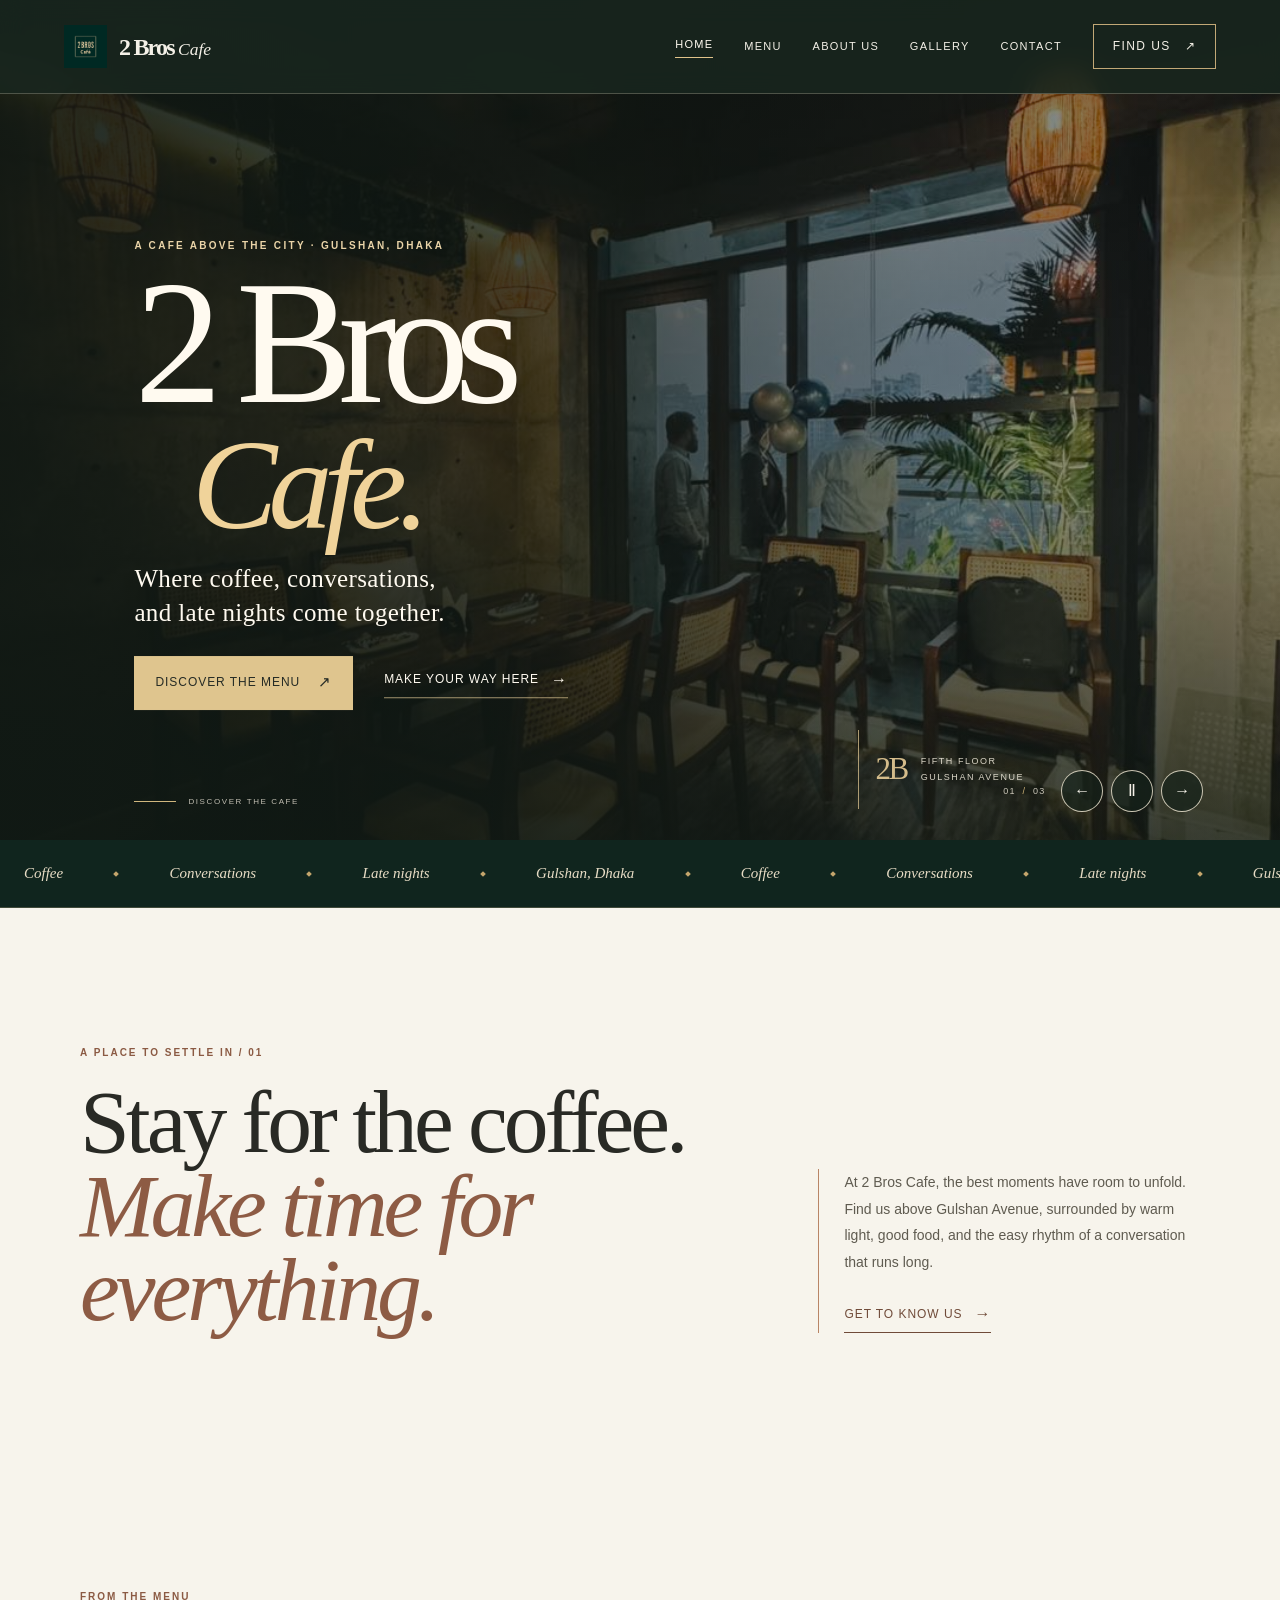
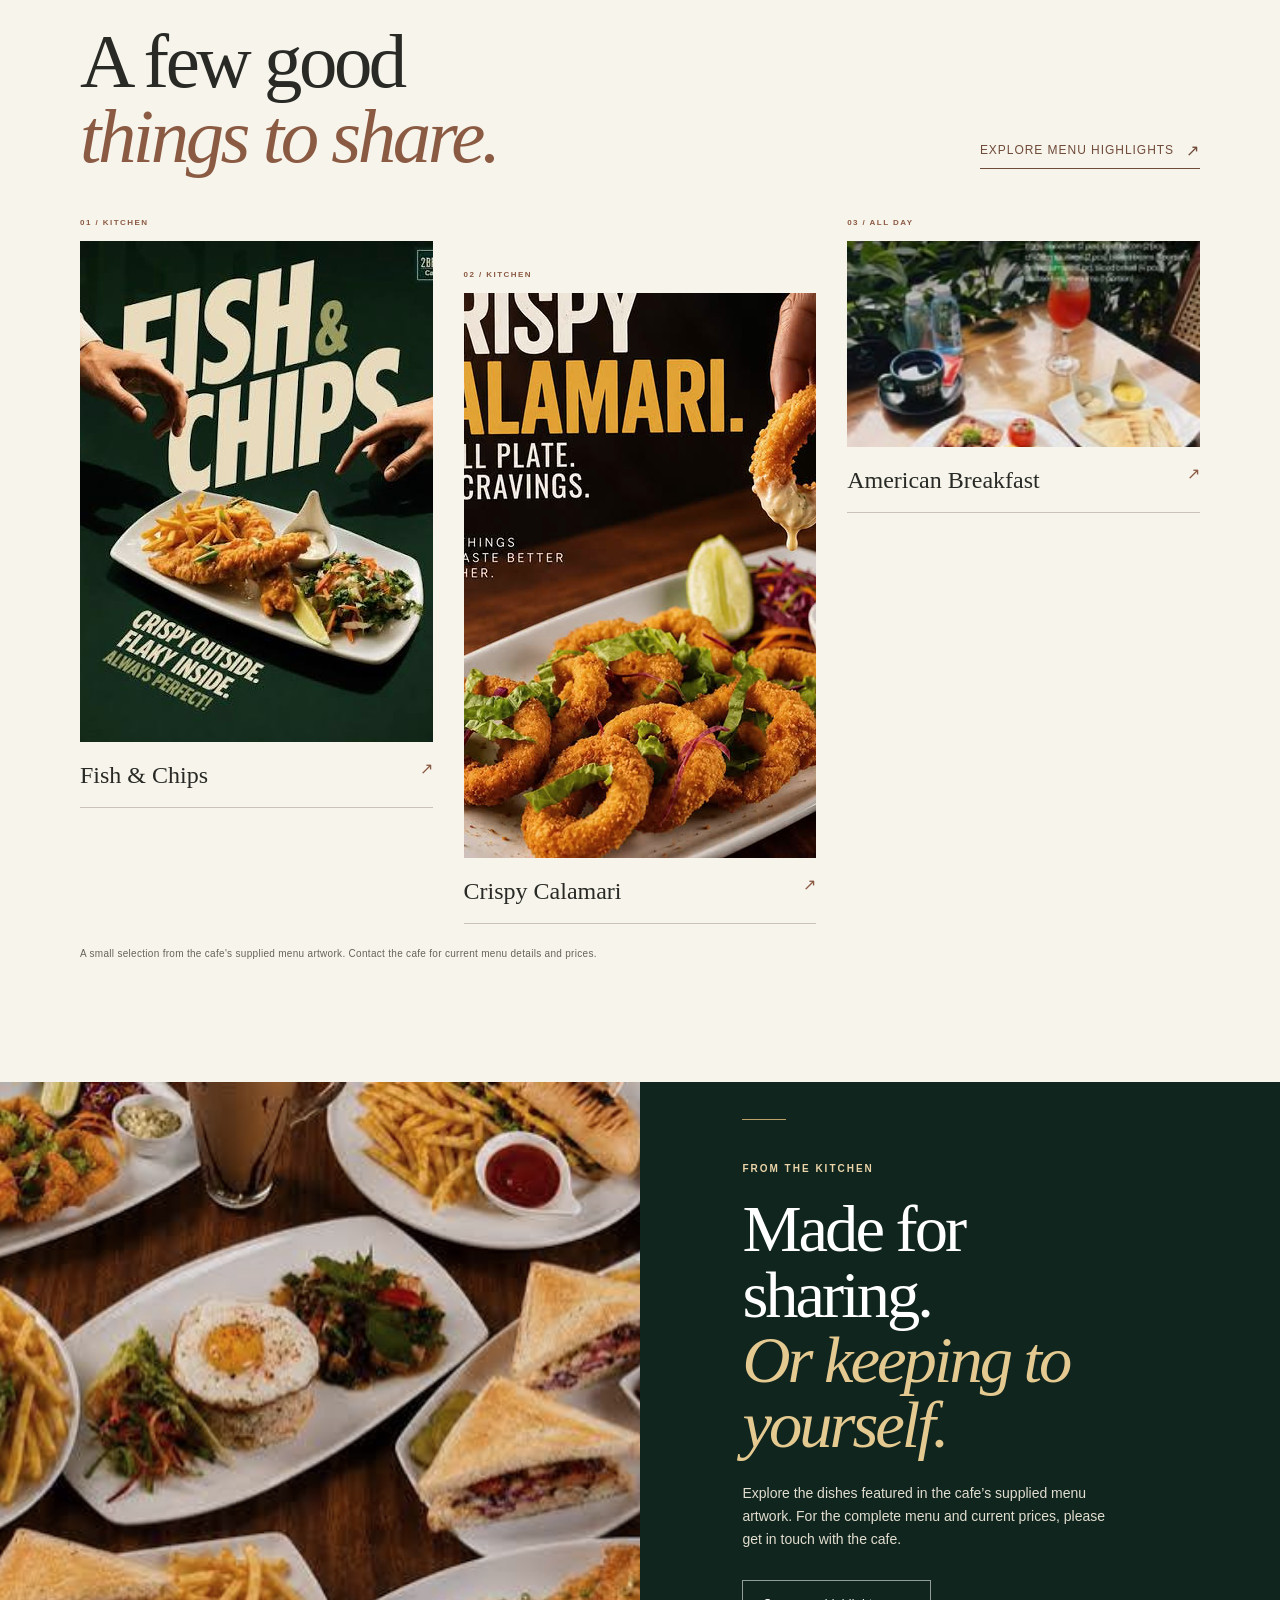
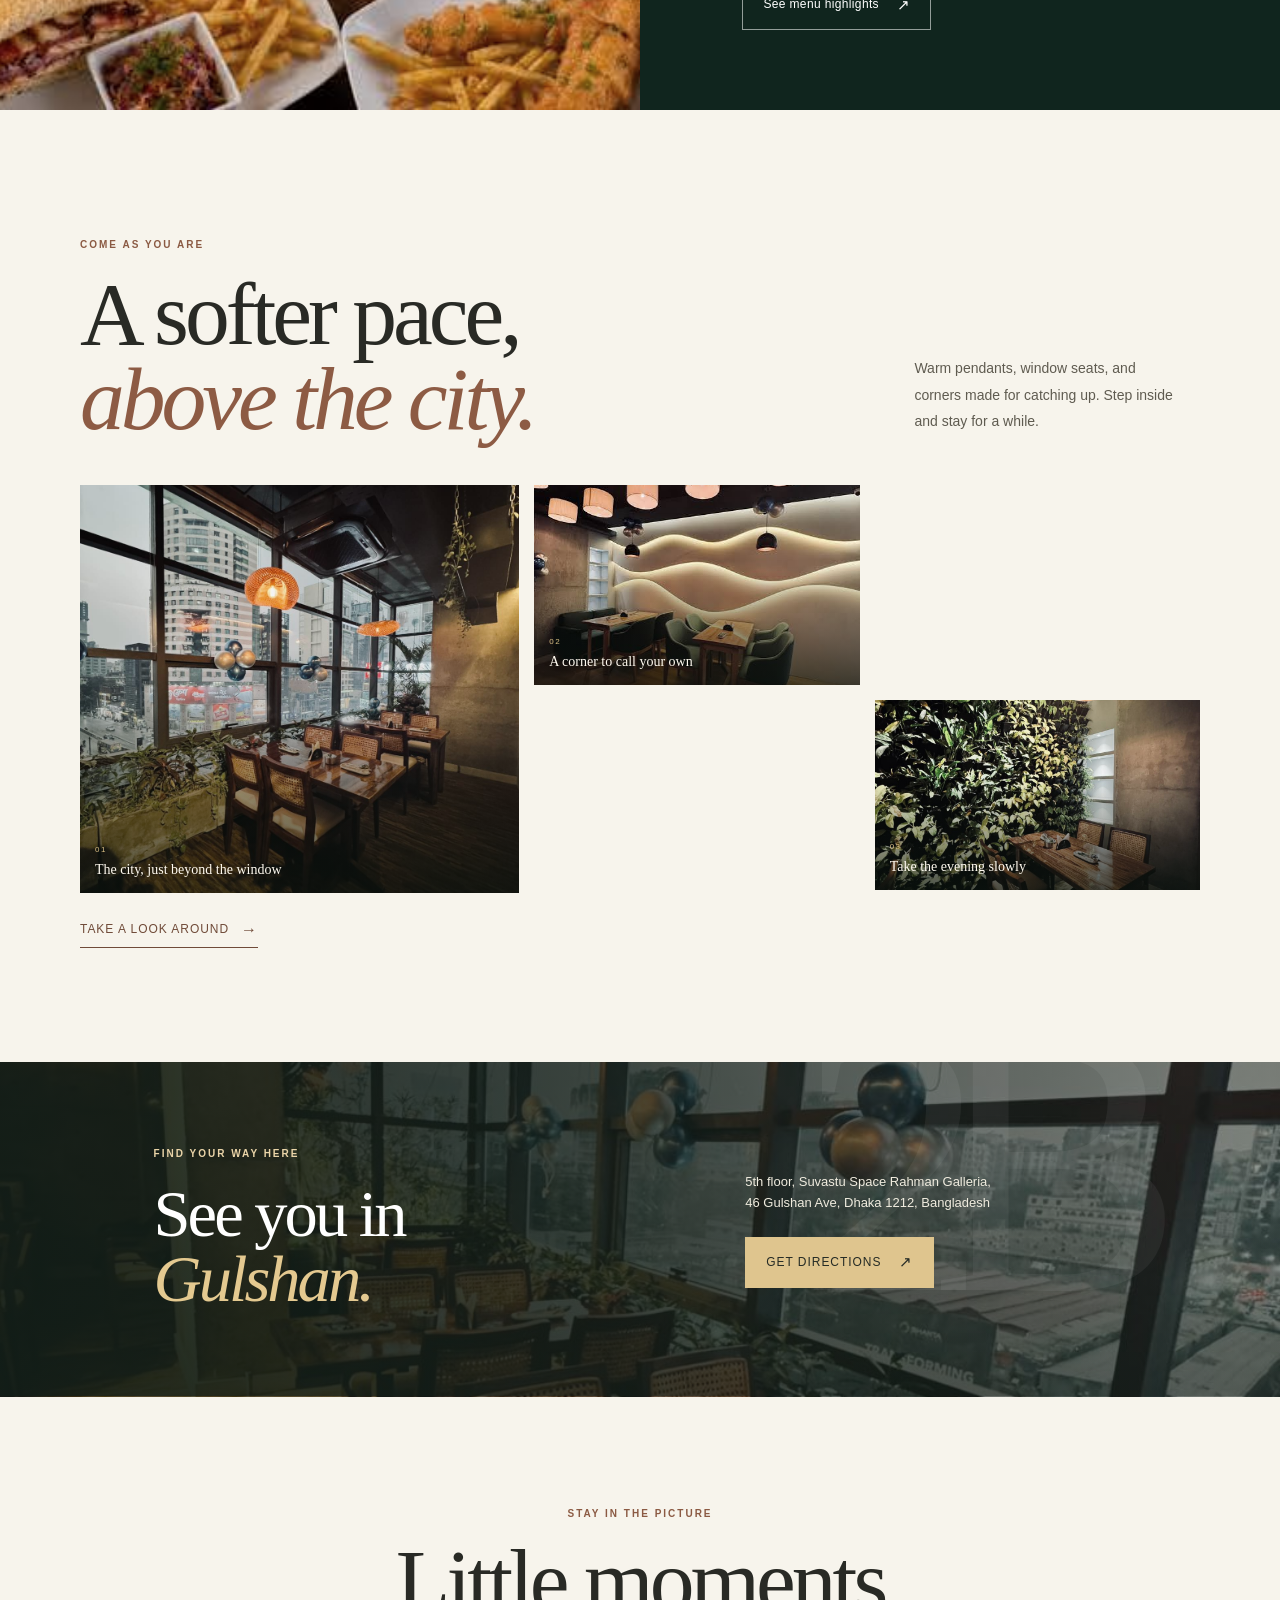
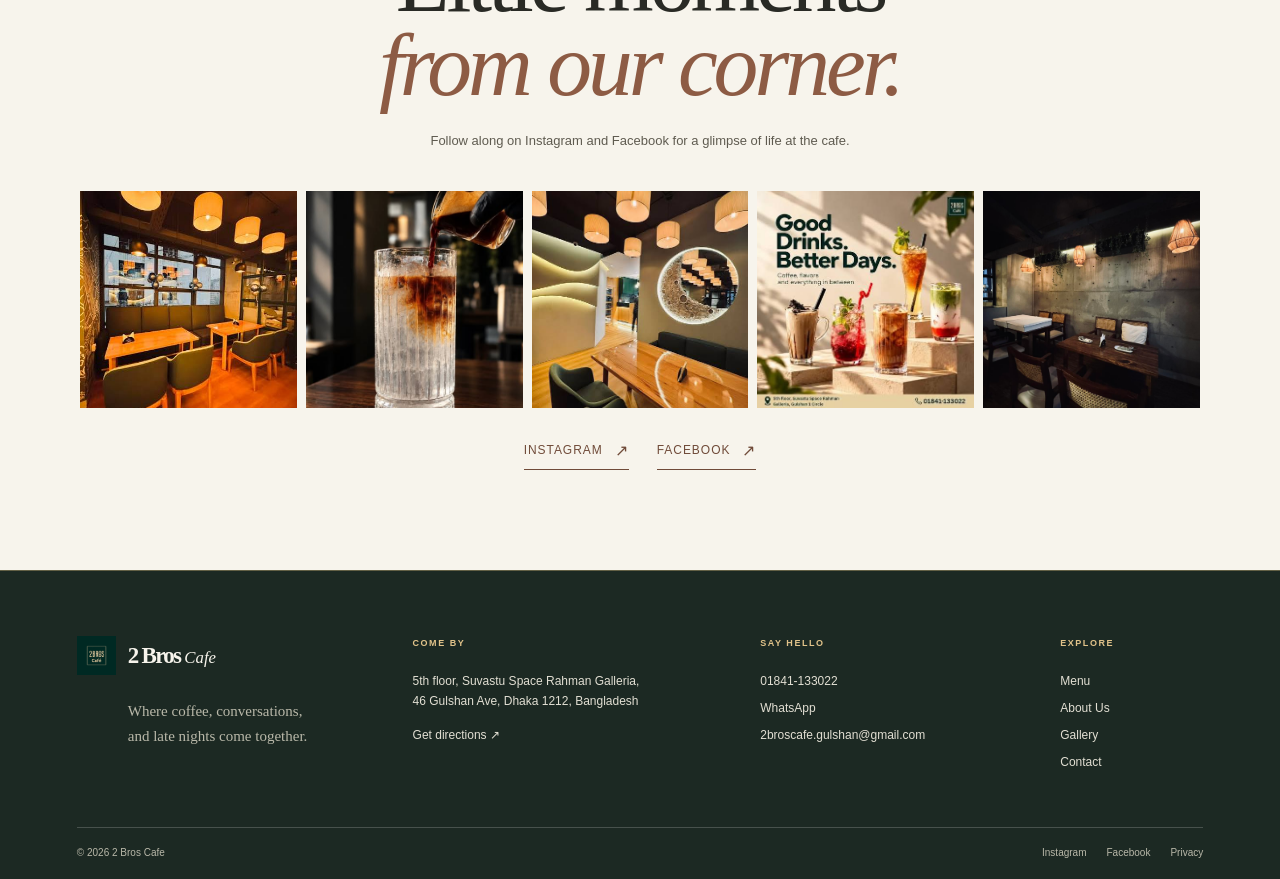
<file: index.html>
<!doctype html>
<html lang="en">
<head>
  <meta charset="utf-8">
  <meta name="viewport" content="width=device-width, initial-scale=1">
  <meta name="theme-color" content="#18352b">
  <meta name="description" content="Discover 2 Bros Cafe in Gulshan, Dhaka — a place where coffee, conversations, and late nights come together.">
  <meta property="og:type" content="website">
  <meta property="og:title" content="2 Bros Cafe | Gulshan, Dhaka">
  <meta property="og:description" content="Where coffee, conversations, and late nights come together. Visit 2 Bros Cafe in Gulshan, Dhaka.">
  <meta property="og:image" content="Assets/banner.jpg">
  <meta name="twitter:card" content="summary_large_image">
  <title>2 Bros Cafe | Coffee & conversations in Gulshan, Dhaka</title>
  <link rel="icon" href="favicon.svg" type="image/svg+xml">
  <link rel="manifest" href="manifest.webmanifest">
  <link rel="stylesheet" href="css/style.css">
  <link rel="stylesheet" href="css/responsive.css">
  <script src="js/site-config.js" defer></script>
  <script src="js/main.js?v=2" defer></script>
  <script type="application/ld+json">
  {
    "@context": "https://schema.org",
    "@type": "CafeOrCoffeeShop",
    "name": "2 Bros Cafe",
    "description": "Where coffee, conversations, and late nights come together.",
    "image": "Assets/banner.jpg",
    "telephone": "+8801841133022",
    "email": "2broscafe.gulshan@gmail.com",
    "address": {
      "@type": "PostalAddress",
      "streetAddress": "5th floor, Suvastu Space Rahman Galleria, 46 Gulshan Ave",
      "addressLocality": "Dhaka",
      "postalCode": "1212",
      "addressCountry": "BD"
    },
    "geo": {
      "@type": "GeoCoordinates",
      "latitude": 23.78345,
      "longitude": 90.41693
    },
    "sameAs": [
      "https://www.facebook.com/2broscafe.gulshan1/",
      "https://www.instagram.com/2broscafegulshan/?hl=en"
    ]
  }
  </script>
</head>
<body>
  <a class="skip-link" href="#main">Skip to content</a>
  <header class="site-header site-header--hero">
    <a class="brand" href="index.html" aria-label="2 Bros Cafe home">
      <img src="Assets/logo.jpg" width="447" height="447" alt="">
      <span>2 Bros <em>Cafe</em></span>
    </a>
    <button class="nav-toggle" type="button" aria-expanded="false" aria-controls="primary-nav">
      <span class="sr-only">Open navigation</span>
      <span class="nav-toggle__line"></span><span class="nav-toggle__line"></span>
    </button>
    <nav class="primary-nav" id="primary-nav" aria-label="Main navigation">
      <a href="index.html" aria-current="page">Home</a>
      <a href="menu.html">Menu</a>
      <a href="about.html">About Us</a>
      <a href="gallery.html">Gallery</a>
      <a href="contact.html">Contact</a>
      <a class="nav-cta" href="contact.html">Find us <span aria-hidden="true">↗</span></a>
    </nav>
  </header>

  <main id="main">
    <section class="hero hero--premium">
      <img class="hero__image is-active" src="Assets/interior-10.jpg" width="1080" height="1351" alt="A softly illuminated dining room at 2 Bros Cafe" fetchpriority="high" data-hero-slide aria-hidden="false">
      <img class="hero__image" src="Assets/interior-7.jpg" width="1080" height="1351" alt="Window-side seating looking out over Gulshan" loading="lazy" data-hero-slide aria-hidden="true">
      <img class="hero__image" src="Assets/interior-11.jpg" width="1080" height="1351" alt="A quiet green corner at 2 Bros Cafe" loading="lazy" data-hero-slide aria-hidden="true">
      <div class="hero__shade"></div>
      <div class="hero__content">
        <p class="eyebrow eyebrow--light">A cafe above the city <span aria-hidden="true">·</span> Gulshan, Dhaka</p>
        <h1>2 Bros<br><em>Cafe.</em></h1>
        <p class="hero__tagline">Where coffee, conversations,<br class="desktop-break"> and late nights come together.</p>
        <div class="hero__actions">
          <a class="button button--light" href="menu.html">Discover the menu <span aria-hidden="true">↗</span></a>
          <a class="text-link text-link--light" href="contact.html">Make your way here <span aria-hidden="true">→</span></a>
        </div>
      </div>
      <div class="hero__signature">
        <span class="hero__signature-mark" aria-hidden="true">2B</span>
        <span>Fifth floor<br>Gulshan Avenue</span>
      </div>
      <div class="hero__controls" aria-label="Cafe photo gallery">
        <span class="hero__slide-count" aria-hidden="true"><span data-slide-current>01</span> <i>/</i> 03</span>
        <button type="button" data-hero-previous aria-label="Show previous cafe photo">←</button>
        <button type="button" data-hero-toggle aria-label="Pause photo slideshow">Ⅱ</button>
        <button type="button" data-hero-next aria-label="Show next cafe photo">→</button>
      </div>
      <a class="hero__scroll" href="#first-look"><span class="hero__scroll-line" aria-hidden="true"></span><span>Discover the cafe</span></a>
    </section>

    <div class="home-ribbon" aria-label="Coffee, conversations, and late nights">
      <div class="home-ribbon__track">
        <span>Coffee</span><i aria-hidden="true"></i><span>Conversations</span><i aria-hidden="true"></i><span>Late nights</span><i aria-hidden="true"></i><span>Gulshan, Dhaka</span><i aria-hidden="true"></i>
        <span aria-hidden="true">Coffee</span><i aria-hidden="true"></i><span aria-hidden="true">Conversations</span><i aria-hidden="true"></i><span aria-hidden="true">Late nights</span><i aria-hidden="true"></i><span aria-hidden="true">Gulshan, Dhaka</span><i aria-hidden="true"></i>
      </div>
    </div>

    <section class="intro section-wrap" id="first-look" data-reveal>
      <p class="eyebrow">A place to settle in <span aria-hidden="true">/</span> 01</p>
      <div class="intro__grid">
        <h2>Stay for the coffee.<br><em>Make time for everything.</em></h2>
        <div class="intro__copy">
          <p>At 2 Bros Cafe, the best moments have room to unfold. Find us above Gulshan Avenue, surrounded by warm light, good food, and the easy rhythm of a conversation that runs long.</p>
          <a class="text-link" href="about.html">Get to know us <span aria-hidden="true">→</span></a>
        </div>
      </div>
    </section>

    <section class="home-menu section-wrap" aria-labelledby="home-menu-title" data-reveal>
      <div class="home-menu__heading">
        <div>
          <p class="eyebrow">From the menu</p>
          <h2 id="home-menu-title">A few good<br><em>things to share.</em></h2>
        </div>
        <a class="text-link" href="menu.html">Explore menu highlights <span aria-hidden="true">↗</span></a>
      </div>
      <div class="home-menu__grid">
        <a class="home-menu__card" href="menu.html">
          <span class="home-menu__number">01 / KITCHEN</span>
          <img src="Assets/food-4.jpg" width="399" height="501" alt="Fish and chips featured in the cafe's menu artwork" loading="lazy">
          <span class="home-menu__caption"><span>Fish &amp; Chips</span><span aria-hidden="true">↗</span></span>
        </a>
        <a class="home-menu__card home-menu__card--offset" href="menu.html">
          <span class="home-menu__number">02 / KITCHEN</span>
          <img src="Assets/food-7.jpg" width="565" height="565" alt="Crispy calamari with dipping sauce" loading="lazy">
          <span class="home-menu__caption"><span>Crispy Calamari</span><span aria-hidden="true">↗</span></span>
        </a>
        <a class="home-menu__card" href="menu.html">
          <span class="home-menu__number">03 / ALL DAY</span>
          <img src="Assets/food-9.jpg" width="206" height="206" alt="Breakfast spread and drinks featured in the cafe's menu artwork" loading="lazy">
          <span class="home-menu__caption"><span>American Breakfast</span><span aria-hidden="true">↗</span></span>
        </a>
      </div>
      <p class="home-menu__note">A small selection from the cafe's supplied menu artwork. Contact the cafe for current menu details and prices.</p>
    </section>

    <section class="feature feature--food">
      <div class="feature__image">
        <img src="Assets/food-1.jpg" width="480" height="359" alt="A table spread of dishes served at 2 Bros Cafe" loading="lazy">
      </div>
      <div class="feature__copy">
        <p class="eyebrow eyebrow--light">From the kitchen</p>
        <h2>Made for sharing.<br><em>Or keeping to yourself.</em></h2>
        <p>Explore the dishes featured in the cafe’s supplied menu artwork. For the complete menu and current prices, please get in touch with the cafe.</p>
        <a class="button button--outline-light" href="menu.html">See menu highlights <span aria-hidden="true">↗</span></a>
      </div>
    </section>

    <section class="spaces section-wrap" data-reveal>
      <div class="spaces__heading">
        <div>
          <p class="eyebrow">Come as you are</p>
          <h2>A softer pace,<br><em>above the city.</em></h2>
        </div>
        <p>Warm pendants, window seats, and corners made for catching up. Step inside and stay for a while.</p>
      </div>
      <div class="spaces__images">
        <figure class="spaces__image spaces__image--tall">
          <img src="Assets/interior-7.jpg" width="1080" height="1351" alt="Window-side seating looking out over Gulshan" loading="lazy">
          <figcaption><span>01</span> The city, just beyond the window</figcaption>
        </figure>
        <figure class="spaces__image spaces__image--wide">
          <img src="Assets/interior-2.jpg" width="494" height="619" alt="A cozy booth beneath the cafe's pendant lights" loading="lazy">
          <figcaption><span>02</span> A corner to call your own</figcaption>
        </figure>
        <figure class="spaces__image spaces__image--small">
          <img src="Assets/interior-11.jpg" width="1080" height="1351" alt="A quiet green corner at 2 Bros Cafe" loading="lazy">
          <figcaption><span>03</span> Take the evening slowly</figcaption>
        </figure>
      </div>
      <a class="text-link spaces__link" href="gallery.html">Take a look around <span aria-hidden="true">→</span></a>
    </section>

    <section class="visit-band" data-reveal>
      <div class="visit-band__ornament" aria-hidden="true">2B</div>
      <div>
        <p class="eyebrow eyebrow--light">Find your way here</p>
        <h2>See you in<br><em>Gulshan.</em></h2>
      </div>
      <div class="visit-band__details">
        <p>5th floor, Suvastu Space Rahman Galleria,<br>46 Gulshan Ave, Dhaka 1212, Bangladesh</p>
        <a class="button button--light" href="https://www.google.com/maps/dir/?api=1&amp;destination=23.78345%2C90.41693" target="_blank" rel="noopener noreferrer">Get directions <span aria-hidden="true">↗</span></a>
      </div>
    </section>

    <section class="social-note" data-reveal>
      <p class="eyebrow">Stay in the picture</p>
      <h2>Little moments<br><em>from our corner.</em></h2>
      <p>Follow along on Instagram and Facebook for a glimpse of life at the cafe.</p>
      <div class="social-grid section-wrap" aria-label="Scenes from 2 Bros Cafe">
        <a href="https://www.instagram.com/2broscafegulshan/?hl=en" target="_blank" rel="noopener noreferrer" aria-label="View more cafe photos on Instagram">
          <img src="Assets/interior-3.jpg" width="399" height="501" alt="Warmly lit seating at 2 Bros Cafe" loading="lazy">
          <span aria-hidden="true">↗</span>
        </a>
        <a href="https://www.instagram.com/2broscafegulshan/?hl=en" target="_blank" rel="noopener noreferrer" aria-label="View more cafe photos on Instagram">
          <img src="Assets/food-5.jpg" width="512" height="640" alt="A dish served at 2 Bros Cafe" loading="lazy">
          <span aria-hidden="true">↗</span>
        </a>
        <a href="https://www.instagram.com/2broscafegulshan/?hl=en" target="_blank" rel="noopener noreferrer" aria-label="View more cafe photos on Instagram">
          <img src="Assets/interior-6.jpg" width="494" height="619" alt="A welcoming corner inside 2 Bros Cafe" loading="lazy">
          <span aria-hidden="true">↗</span>
        </a>
        <a href="https://www.instagram.com/2broscafegulshan/?hl=en" target="_blank" rel="noopener noreferrer" aria-label="View more cafe photos on Instagram">
          <img src="Assets/food-2.jpg" width="447" height="447" alt="Food photographed at 2 Bros Cafe" loading="lazy">
          <span aria-hidden="true">↗</span>
        </a>
        <a href="https://www.instagram.com/2broscafegulshan/?hl=en" target="_blank" rel="noopener noreferrer" aria-label="View more cafe photos on Instagram">
          <img src="Assets/interior-9.jpg" width="1080" height="1351" alt="Dining space at 2 Bros Cafe" loading="lazy">
          <span aria-hidden="true">↗</span>
        </a>
      </div>
      <div class="social-note__links">
        <a class="text-link" href="https://www.instagram.com/2broscafegulshan/?hl=en" target="_blank" rel="noopener noreferrer">Instagram <span aria-hidden="true">↗</span></a>
        <a class="text-link" href="https://www.facebook.com/2broscafe.gulshan1/" target="_blank" rel="noopener noreferrer">Facebook <span aria-hidden="true">↗</span></a>
      </div>
    </section>
  </main>

  <a class="whatsapp-float" href="https://wa.me/8801841133022?text=Hi%202%20Bros%20Cafe%2C%20I%27d%20like%20to%20know%20more%20about%20visiting." target="_blank" rel="noopener noreferrer">
    <span class="whatsapp-float__icon" aria-hidden="true">↗</span><span>Chat with the cafe</span>
  </a>

  <footer class="site-footer">
    <div class="footer-main">
      <div class="footer-brand">
        <a class="brand brand--footer" href="index.html"><img src="Assets/logo.jpg" width="447" height="447" alt=""><span>2 Bros <em>Cafe</em></span></a>
        <p>Where coffee, conversations,<br>and late nights come together.</p>
      </div>
      <div class="footer-contact">
        <p class="footer-label">Come by</p>
        <address>5th floor, Suvastu Space Rahman Galleria,<br>46 Gulshan Ave, Dhaka 1212, Bangladesh</address>
        <a href="https://www.google.com/maps/dir/?api=1&amp;destination=23.78345%2C90.41693" target="_blank" rel="noopener noreferrer">Get directions ↗</a>
      </div>
      <div class="footer-contact">
        <p class="footer-label">Say hello</p>
        <a href="tel:+8801841133022">01841-133022</a>
        <a href="https://wa.me/8801841133022" target="_blank" rel="noopener noreferrer">WhatsApp</a>
        <a href="mailto:2broscafe.gulshan@gmail.com">2broscafe.gulshan@gmail.com</a>
      </div>
      <div class="footer-nav">
        <p class="footer-label">Explore</p>
        <a href="menu.html">Menu</a><a href="about.html">About Us</a><a href="gallery.html">Gallery</a><a href="contact.html">Contact</a>
      </div>
    </div>
    <div class="footer-bottom">
      <span>© <span data-year></span> 2 Bros Cafe</span>
      <div class="footer-social">
        <a href="https://www.instagram.com/2broscafegulshan/?hl=en" target="_blank" rel="noopener noreferrer">Instagram</a>
        <a href="https://www.facebook.com/2broscafe.gulshan1/" target="_blank" rel="noopener noreferrer">Facebook</a>
        <a href="privacy.html">Privacy</a>
      </div>
    </div>
  </footer>
</body>
</html>
</file>
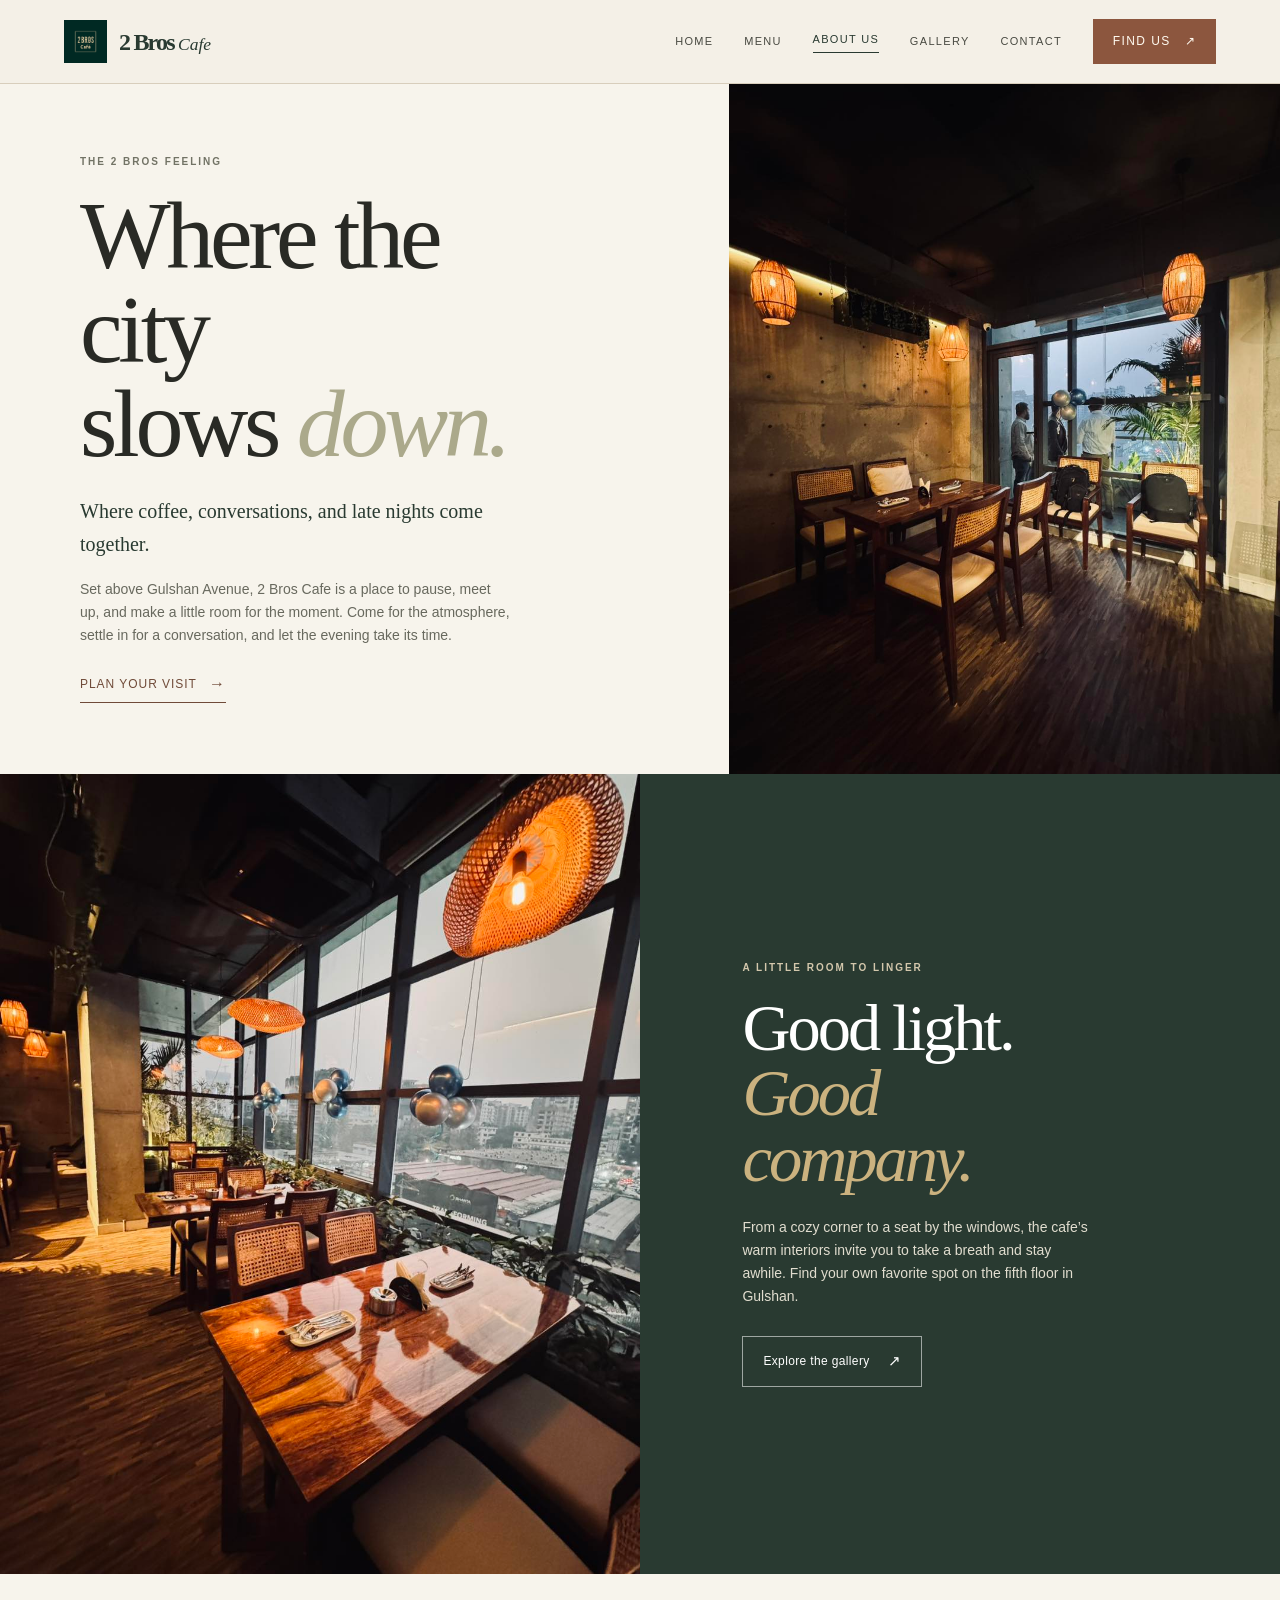
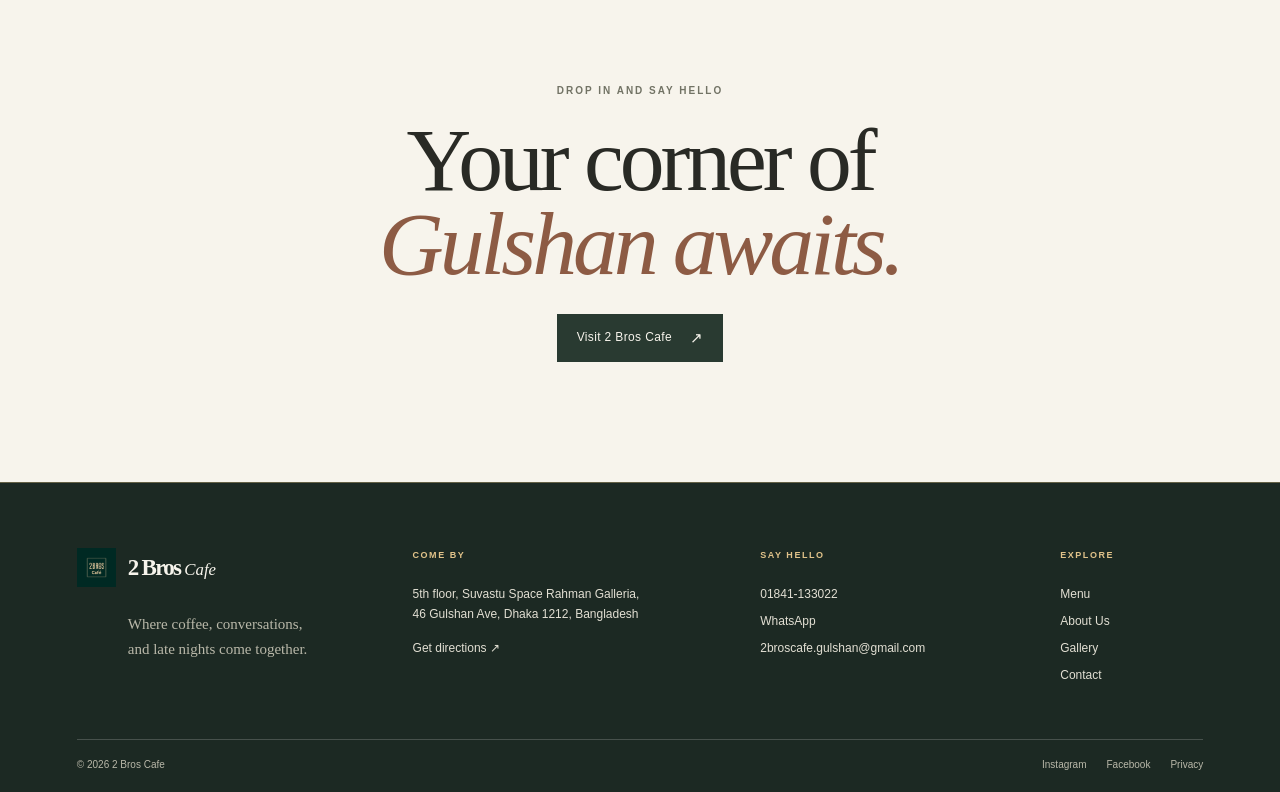
<file: about.html>
<!doctype html>
<html lang="en">
<head>
  <meta charset="utf-8">
  <meta name="viewport" content="width=device-width, initial-scale=1">
  <meta name="theme-color" content="#18352b">
  <meta name="description" content="Get to know 2 Bros Cafe in Gulshan, Dhaka — a welcoming cafe for coffee, conversations, and late nights.">
  <meta property="og:type" content="website">
  <meta property="og:title" content="About 2 Bros Cafe | Gulshan, Dhaka">
  <meta property="og:description" content="Where coffee, conversations, and late nights come together.">
  <meta property="og:image" content="Assets/interior-10.jpg">
  <meta name="twitter:card" content="summary_large_image">
  <title>About Us | 2 Bros Cafe, Gulshan</title>
  <link rel="icon" href="favicon.svg" type="image/svg+xml">
  <link rel="manifest" href="manifest.webmanifest">
  <link rel="stylesheet" href="css/style.css">
  <link rel="stylesheet" href="css/responsive.css">
  <script src="js/site-config.js" defer></script><script src="js/main.js?v=2" defer></script>
</head>
<body>
  <a class="skip-link" href="#main">Skip to content</a>
  <header class="site-header">
    <a class="brand" href="index.html" aria-label="2 Bros Cafe home"><img src="Assets/logo.jpg" width="447" height="447" alt=""><span>2 Bros <em>Cafe</em></span></a>
    <button class="nav-toggle" type="button" aria-expanded="false" aria-controls="primary-nav"><span class="sr-only">Open navigation</span><span class="nav-toggle__line"></span><span class="nav-toggle__line"></span></button>
    <nav class="primary-nav" id="primary-nav" aria-label="Main navigation"><a href="index.html">Home</a><a href="menu.html">Menu</a><a href="about.html" aria-current="page">About Us</a><a href="gallery.html">Gallery</a><a href="contact.html">Contact</a><a class="nav-cta" href="contact.html">Find us <span aria-hidden="true">↗</span></a></nav>
  </header>
  <main id="main">
    <section class="about-opening">
      <div class="about-opening__copy"><p class="eyebrow">The 2 Bros feeling</p><h1>Where the city<br>slows <em>down.</em></h1><p class="about-opening__tagline">Where coffee, conversations, and late nights come together.</p><p>Set above Gulshan Avenue, 2 Bros Cafe is a place to pause, meet up, and make a little room for the moment. Come for the atmosphere, settle in for a conversation, and let the evening take its time.</p><a class="text-link" href="contact.html">Plan your visit <span aria-hidden="true">→</span></a></div>
      <figure class="about-opening__image"><img src="Assets/interior-10.jpg" width="1080" height="1351" alt="A warmly lit seating area inside 2 Bros Cafe" fetchpriority="high"></figure>
    </section>
    <section class="about-details">
      <figure><img src="Assets/interior-8.jpg" width="1080" height="1351" alt="Window seating at 2 Bros Cafe with the city beyond" loading="lazy"></figure>
      <div><p class="eyebrow eyebrow--light">A little room to linger</p><h2>Good light.<br><em>Good company.</em></h2><p>From a cozy corner to a seat by the windows, the cafe’s warm interiors invite you to take a breath and stay awhile. Find your own favorite spot on the fifth floor in Gulshan.</p><a class="button button--outline-light" href="gallery.html">Explore the gallery <span aria-hidden="true">↗</span></a></div>
    </section>
    <section class="about-signoff section-wrap"><p class="eyebrow">Drop in and say hello</p><h2>Your corner of<br><em>Gulshan awaits.</em></h2><a class="button button--dark" href="contact.html">Visit 2 Bros Cafe <span aria-hidden="true">↗</span></a></section>
  </main>
  <footer class="site-footer">
    <div class="footer-main">
      <div class="footer-brand"><a class="brand brand--footer" href="index.html"><img src="Assets/logo.jpg" width="447" height="447" alt=""><span>2 Bros <em>Cafe</em></span></a><p>Where coffee, conversations,<br>and late nights come together.</p></div>
      <div class="footer-contact"><p class="footer-label">Come by</p><address>5th floor, Suvastu Space Rahman Galleria,<br>46 Gulshan Ave, Dhaka 1212, Bangladesh</address><a href="https://www.google.com/maps/dir/?api=1&amp;destination=23.78345%2C90.41693" target="_blank" rel="noopener noreferrer">Get directions ↗</a></div>
      <div class="footer-contact"><p class="footer-label">Say hello</p><a href="tel:+8801841133022">01841-133022</a><a href="https://wa.me/8801841133022" target="_blank" rel="noopener noreferrer">WhatsApp</a><a href="mailto:2broscafe.gulshan@gmail.com">2broscafe.gulshan@gmail.com</a></div>
      <div class="footer-nav"><p class="footer-label">Explore</p><a href="menu.html">Menu</a><a href="about.html">About Us</a><a href="gallery.html">Gallery</a><a href="contact.html">Contact</a></div>
    </div>
    <div class="footer-bottom"><span>© <span data-year></span> 2 Bros Cafe</span><div class="footer-social"><a href="https://www.instagram.com/2broscafegulshan/?hl=en" target="_blank" rel="noopener noreferrer">Instagram</a><a href="https://www.facebook.com/2broscafe.gulshan1/" target="_blank" rel="noopener noreferrer">Facebook</a><a href="privacy.html">Privacy</a></div></div>
  </footer>
</body>
</html>
</file>
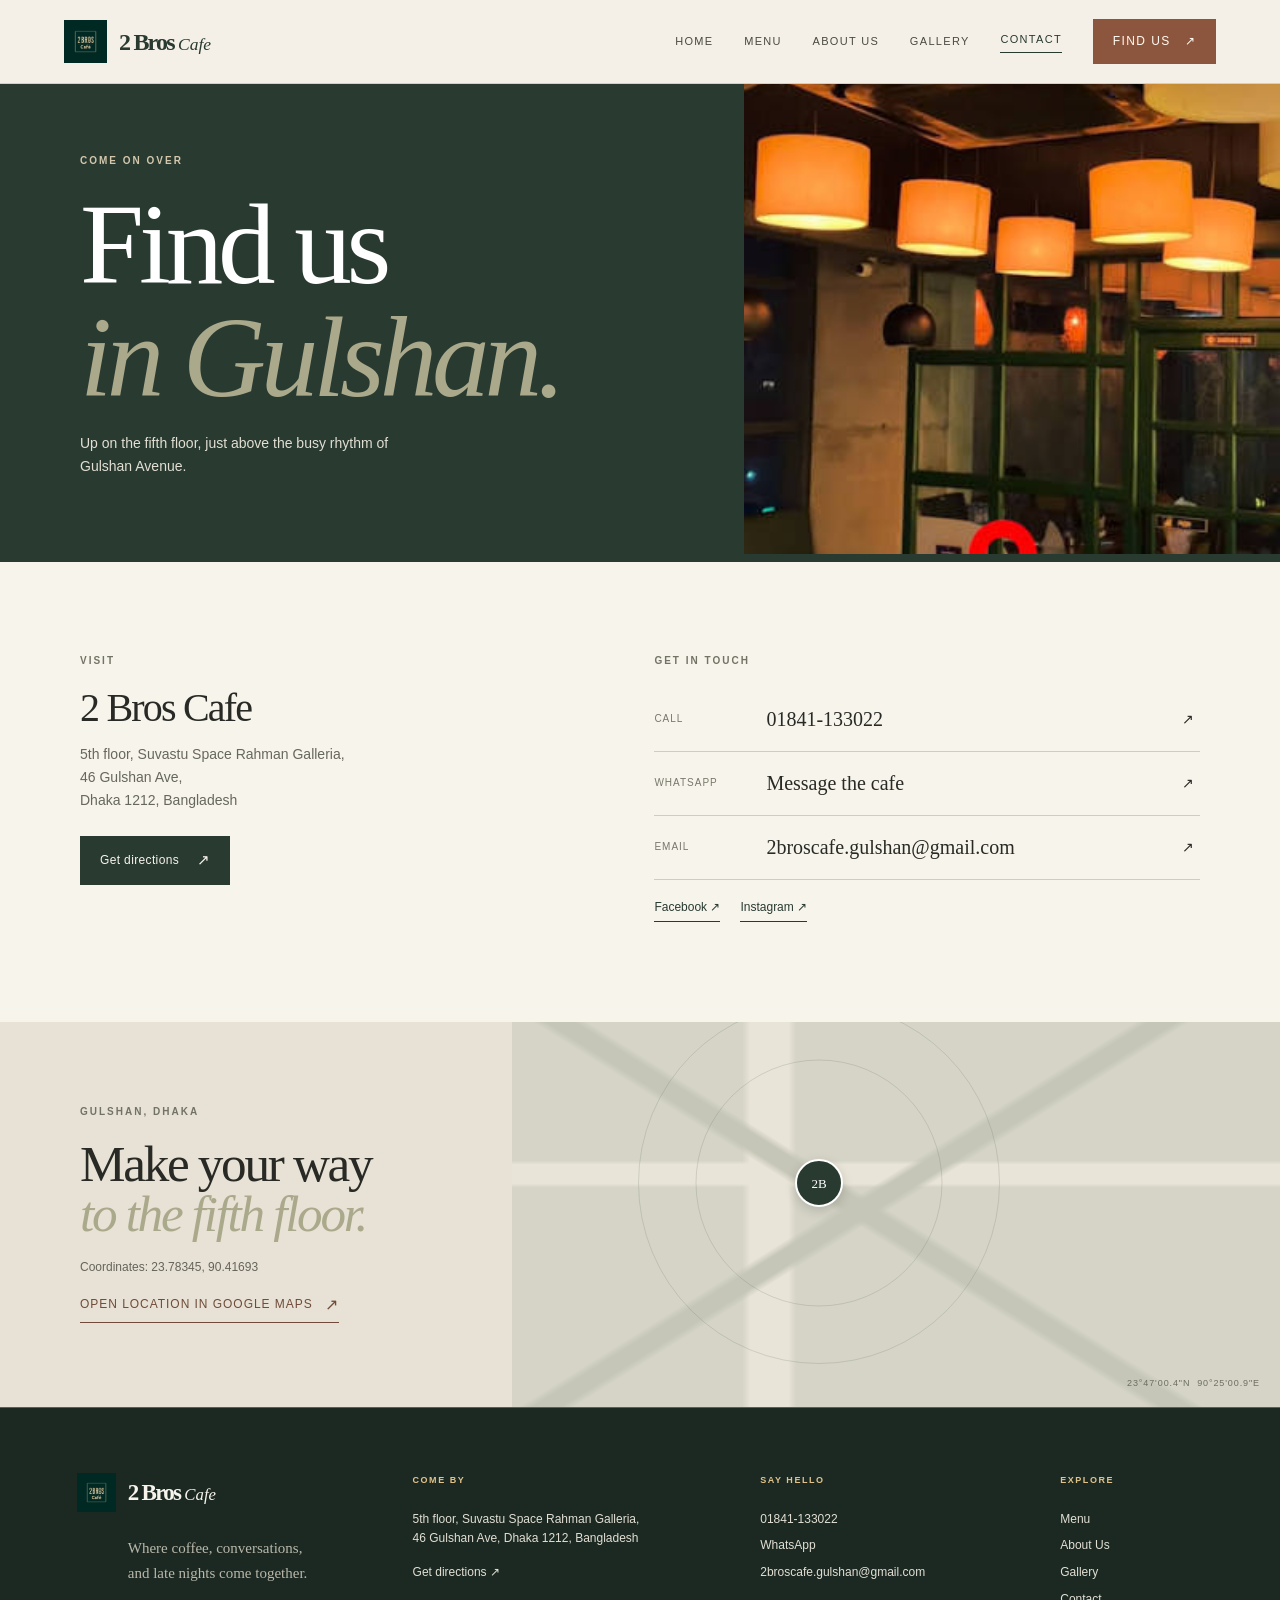
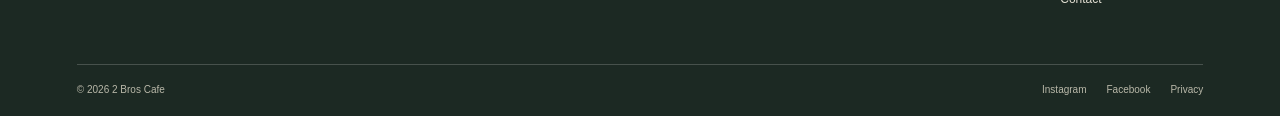
<file: contact.html>
<!doctype html>
<html lang="en">
<head>
  <meta charset="utf-8"><meta name="viewport" content="width=device-width, initial-scale=1"><meta name="theme-color" content="#18352b">
  <meta name="description" content="Find 2 Bros Cafe on the 5th floor of Suvastu Space Rahman Galleria, 46 Gulshan Ave, Dhaka 1212. Call, message, or get directions.">
  <meta property="og:type" content="website"><meta property="og:title" content="Contact & Directions | 2 Bros Cafe"><meta property="og:description" content="Visit 2 Bros Cafe in Gulshan, Dhaka."><meta property="og:image" content="Assets/interior-7.jpg"><meta name="twitter:card" content="summary_large_image">
  <title>Contact & Directions | 2 Bros Cafe, Gulshan</title>
  <link rel="icon" href="favicon.svg" type="image/svg+xml"><link rel="manifest" href="manifest.webmanifest"><link rel="stylesheet" href="css/style.css"><link rel="stylesheet" href="css/responsive.css">
  <script src="js/site-config.js" defer></script><script src="js/main.js?v=2" defer></script>
</head>
<body>
  <a class="skip-link" href="#main">Skip to content</a>
  <header class="site-header">
    <a class="brand" href="index.html" aria-label="2 Bros Cafe home"><img src="Assets/logo.jpg" width="447" height="447" alt=""><span>2 Bros <em>Cafe</em></span></a>
    <button class="nav-toggle" type="button" aria-expanded="false" aria-controls="primary-nav"><span class="sr-only">Open navigation</span><span class="nav-toggle__line"></span><span class="nav-toggle__line"></span></button>
    <nav class="primary-nav" id="primary-nav" aria-label="Main navigation"><a href="index.html">Home</a><a href="menu.html">Menu</a><a href="about.html">About Us</a><a href="gallery.html">Gallery</a><a href="contact.html" aria-current="page">Contact</a><a class="nav-cta" href="contact.html">Find us <span aria-hidden="true">↗</span></a></nav>
  </header>
  <main id="main">
    <section class="contact-top">
      <div class="contact-top__copy"><p class="eyebrow eyebrow--light">Come on over</p><h1>Find us<br><em>in Gulshan.</em></h1><p>Up on the fifth floor, just above the busy rhythm of Gulshan Avenue.</p></div>
      <img src="Assets/interior-4.jpg" width="335" height="597" alt="A welcoming cafe seating area" fetchpriority="high">
    </section>
    <section class="contact-details section-wrap">
      <div class="contact-address"><p class="eyebrow">Visit</p><h2>2 Bros Cafe</h2><address>5th floor, Suvastu Space Rahman Galleria,<br>46 Gulshan Ave,<br>Dhaka 1212, Bangladesh</address><a class="button button--dark" href="https://www.google.com/maps/dir/?api=1&amp;destination=23.78345%2C90.41693" target="_blank" rel="noopener noreferrer">Get directions <span aria-hidden="true">↗</span></a></div>
      <div class="contact-connect"><p class="eyebrow">Get in touch</p><a href="tel:+8801841133022"><span>Call</span>01841-133022 <span aria-hidden="true">↗</span></a><a href="https://wa.me/8801841133022" target="_blank" rel="noopener noreferrer"><span>WhatsApp</span>Message the cafe <span aria-hidden="true">↗</span></a><a href="mailto:2broscafe.gulshan@gmail.com"><span>Email</span>2broscafe.gulshan@gmail.com <span aria-hidden="true">↗</span></a><div class="contact-social"><a href="https://www.facebook.com/2broscafe.gulshan1/" target="_blank" rel="noopener noreferrer">Facebook ↗</a><a href="https://www.instagram.com/2broscafegulshan/?hl=en" target="_blank" rel="noopener noreferrer">Instagram ↗</a></div></div>
    </section>
    <section class="map-panel" aria-label="Map location">
      <div class="map-panel__message"><p class="eyebrow">Gulshan, Dhaka</p><h2>Make your way<br><em>to the fifth floor.</em></h2><p>Coordinates: 23.78345, 90.41693</p><a class="text-link" href="https://www.google.com/maps/search/?api=1&amp;query=23.78345%2C90.41693" target="_blank" rel="noopener noreferrer">Open location in Google Maps <span aria-hidden="true">↗</span></a></div>
      <div class="map-panel__visual"><span class="map-pin" aria-hidden="true">2B</span><span class="map-panel__coordinates">23°47'00.4"N&nbsp; 90°25'00.9"E</span></div>
    </section>
  </main>
  <footer class="site-footer">
    <div class="footer-main">
      <div class="footer-brand"><a class="brand brand--footer" href="index.html"><img src="Assets/logo.jpg" width="447" height="447" alt=""><span>2 Bros <em>Cafe</em></span></a><p>Where coffee, conversations,<br>and late nights come together.</p></div>
      <div class="footer-contact"><p class="footer-label">Come by</p><address>5th floor, Suvastu Space Rahman Galleria,<br>46 Gulshan Ave, Dhaka 1212, Bangladesh</address><a href="https://www.google.com/maps/dir/?api=1&amp;destination=23.78345%2C90.41693" target="_blank" rel="noopener noreferrer">Get directions ↗</a></div>
      <div class="footer-contact"><p class="footer-label">Say hello</p><a href="tel:+8801841133022">01841-133022</a><a href="https://wa.me/8801841133022" target="_blank" rel="noopener noreferrer">WhatsApp</a><a href="mailto:2broscafe.gulshan@gmail.com">2broscafe.gulshan@gmail.com</a></div>
      <div class="footer-nav"><p class="footer-label">Explore</p><a href="menu.html">Menu</a><a href="about.html">About Us</a><a href="gallery.html">Gallery</a><a href="contact.html">Contact</a></div>
    </div>
    <div class="footer-bottom"><span>© <span data-year></span> 2 Bros Cafe</span><div class="footer-social"><a href="https://www.instagram.com/2broscafegulshan/?hl=en" target="_blank" rel="noopener noreferrer">Instagram</a><a href="https://www.facebook.com/2broscafe.gulshan1/" target="_blank" rel="noopener noreferrer">Facebook</a><a href="privacy.html">Privacy</a></div></div>
  </footer>
</body>
</html>
</file>
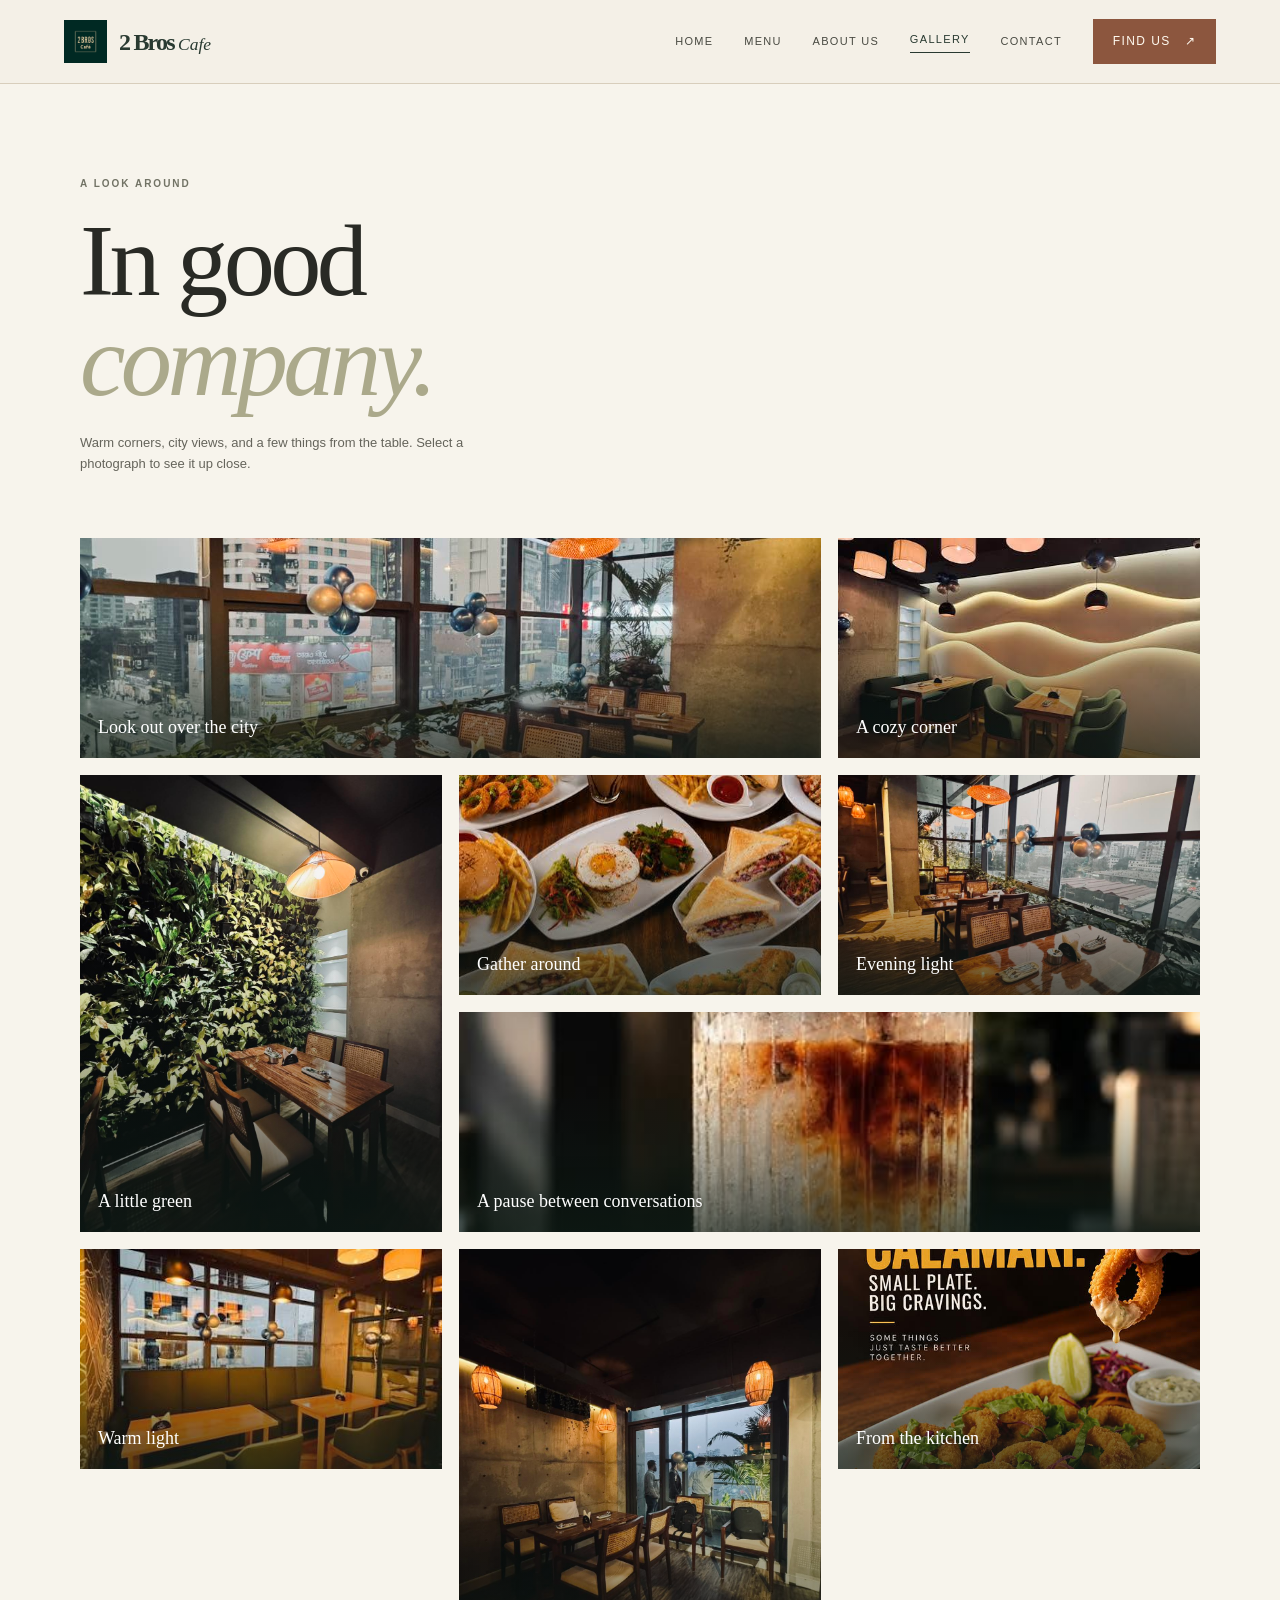
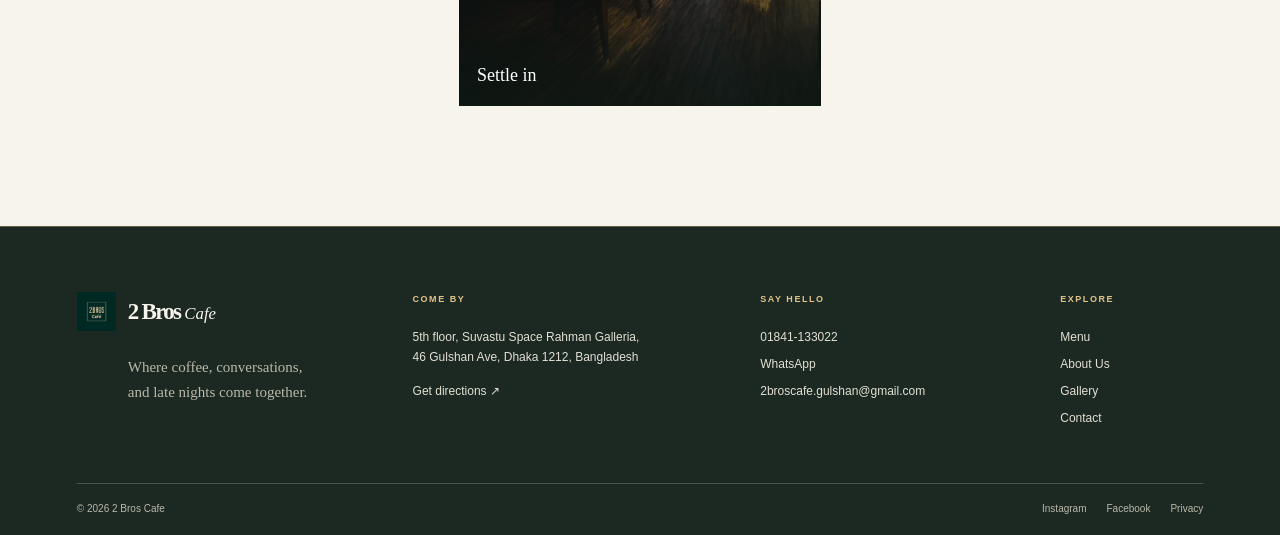
<file: gallery.html>
<!doctype html>
<html lang="en">
<head>
  <meta charset="utf-8">
  <meta name="viewport" content="width=device-width, initial-scale=1">
  <meta name="theme-color" content="#18352b">
  <meta name="description" content="Take a visual tour of the food and warm interiors at 2 Bros Cafe, Gulshan, Dhaka.">
  <meta property="og:type" content="website">
  <meta property="og:title" content="Gallery | 2 Bros Cafe">
  <meta property="og:description" content="A look around 2 Bros Cafe in Gulshan, Dhaka.">
  <meta property="og:image" content="Assets/interior-7.jpg">
  <meta name="twitter:card" content="summary_large_image">
  <title>Gallery | 2 Bros Cafe, Gulshan</title>
  <link rel="icon" href="favicon.svg" type="image/svg+xml"><link rel="manifest" href="manifest.webmanifest">
  <link rel="stylesheet" href="css/style.css"><link rel="stylesheet" href="css/responsive.css">
  <script src="js/site-config.js" defer></script><script src="js/main.js?v=2" defer></script><script src="js/gallery.js" defer></script>
</head>
<body>
  <a class="skip-link" href="#main">Skip to content</a>
  <header class="site-header">
    <a class="brand" href="index.html" aria-label="2 Bros Cafe home"><img src="Assets/logo.jpg" width="447" height="447" alt=""><span>2 Bros <em>Cafe</em></span></a>
    <button class="nav-toggle" type="button" aria-expanded="false" aria-controls="primary-nav"><span class="sr-only">Open navigation</span><span class="nav-toggle__line"></span><span class="nav-toggle__line"></span></button>
    <nav class="primary-nav" id="primary-nav" aria-label="Main navigation"><a href="index.html">Home</a><a href="menu.html">Menu</a><a href="about.html">About Us</a><a href="gallery.html" aria-current="page">Gallery</a><a href="contact.html">Contact</a><a class="nav-cta" href="contact.html">Find us <span aria-hidden="true">↗</span></a></nav>
  </header>
  <main id="main">
    <section class="gallery-heading section-wrap"><p class="eyebrow">A look around</p><h1>In good<br><em>company.</em></h1><p>Warm corners, city views, and a few things from the table. Select a photograph to see it up close.</p></section>
    <section class="gallery-grid section-wrap" aria-label="Cafe photographs">
      <button class="gallery-item gallery-item--wide" type="button" data-lightbox src="Assets/interior-7.jpg" data-alt="Window-side cafe tables overlooking Gulshan"><img src="Assets/interior-7.jpg" width="1080" height="1351" alt="Window-side cafe tables overlooking Gulshan" loading="lazy"><span>Look out over the city</span></button>
      <button class="gallery-item" type="button" data-lightbox src="Assets/interior-2.jpg" data-alt="A booth beneath warm pendant lights"><img src="Assets/interior-2.jpg" width="494" height="619" alt="A booth beneath warm pendant lights" loading="lazy"><span>A cozy corner</span></button>
      <button class="gallery-item gallery-item--tall" type="button" data-lightbox src="Assets/interior-11.jpg" data-alt="A small green seating nook inside the cafe"><img src="Assets/interior-11.jpg" width="1080" height="1351" alt="A small green seating nook inside the cafe" loading="lazy"><span>A little green</span></button>
      <button class="gallery-item" type="button" data-lightbox src="Assets/food-1.jpg" data-alt="A table spread of dishes at 2 Bros Cafe"><img src="Assets/food-1.jpg" width="480" height="359" alt="A table spread of dishes at 2 Bros Cafe" loading="lazy"><span>Gather around</span></button>
      <button class="gallery-item" type="button" data-lightbox src="Assets/interior-8.jpg" data-alt="The cafe's window-side tables in the evening"><img src="Assets/interior-8.jpg" width="1080" height="1351" alt="The cafe's window-side tables in the evening" loading="lazy"><span>Evening light</span></button>
      <button class="gallery-item gallery-item--wide" type="button" data-lightbox src="Assets/food-5.jpg" data-alt="A chilled drink being poured over ice"><img src="Assets/food-5.jpg" width="512" height="640" alt="A chilled drink being poured over ice" loading="lazy"><span>A pause between conversations</span></button>
      <button class="gallery-item" type="button" data-lightbox src="Assets/interior-3.jpg" data-alt="The cafe's tables and softly glowing pendant lamps"><img src="Assets/interior-3.jpg" width="399" height="501" alt="The cafe's tables and softly glowing pendant lamps" loading="lazy"><span>Warm light</span></button>
      <button class="gallery-item gallery-item--tall" type="button" data-lightbox src="Assets/interior-10.jpg" data-alt="A quiet dining area inside 2 Bros Cafe"><img src="Assets/interior-10.jpg" width="1080" height="1351" alt="A quiet dining area inside 2 Bros Cafe" loading="lazy"><span>Settle in</span></button>
      <button class="gallery-item" type="button" data-lightbox src="Assets/food-7.jpg" data-alt="Crispy calamari photographed for the cafe"><img src="Assets/food-7.jpg" width="565" height="565" alt="Crispy calamari photographed for the cafe" loading="lazy"><span>From the kitchen</span></button>
    </section>
    <dialog class="lightbox" aria-label="Image viewer">
      <button class="lightbox__close" type="button" aria-label="Close image viewer">×</button>
      <button class="lightbox__previous" type="button" aria-label="Previous image">←</button>
      <figure><img src="Assets/interior-7.jpg" alt=""><figcaption></figcaption></figure>
      <button class="lightbox__next" type="button" aria-label="Next image">→</button>
    </dialog>
  </main>
  <footer class="site-footer">
    <div class="footer-main">
      <div class="footer-brand"><a class="brand brand--footer" href="index.html"><img src="Assets/logo.jpg" width="447" height="447" alt=""><span>2 Bros <em>Cafe</em></span></a><p>Where coffee, conversations,<br>and late nights come together.</p></div>
      <div class="footer-contact"><p class="footer-label">Come by</p><address>5th floor, Suvastu Space Rahman Galleria,<br>46 Gulshan Ave, Dhaka 1212, Bangladesh</address><a href="https://www.google.com/maps/dir/?api=1&amp;destination=23.78345%2C90.41693" target="_blank" rel="noopener noreferrer">Get directions ↗</a></div>
      <div class="footer-contact"><p class="footer-label">Say hello</p><a href="tel:+8801841133022">01841-133022</a><a href="https://wa.me/8801841133022" target="_blank" rel="noopener noreferrer">WhatsApp</a><a href="mailto:2broscafe.gulshan@gmail.com">2broscafe.gulshan@gmail.com</a></div>
      <div class="footer-nav"><p class="footer-label">Explore</p><a href="menu.html">Menu</a><a href="about.html">About Us</a><a href="gallery.html">Gallery</a><a href="contact.html">Contact</a></div>
    </div>
    <div class="footer-bottom"><span>© <span data-year></span> 2 Bros Cafe</span><div class="footer-social"><a href="https://www.instagram.com/2broscafegulshan/?hl=en" target="_blank" rel="noopener noreferrer">Instagram</a><a href="https://www.facebook.com/2broscafe.gulshan1/" target="_blank" rel="noopener noreferrer">Facebook</a><a href="privacy.html">Privacy</a></div></div>
  </footer>
</body>
</html>
</file>
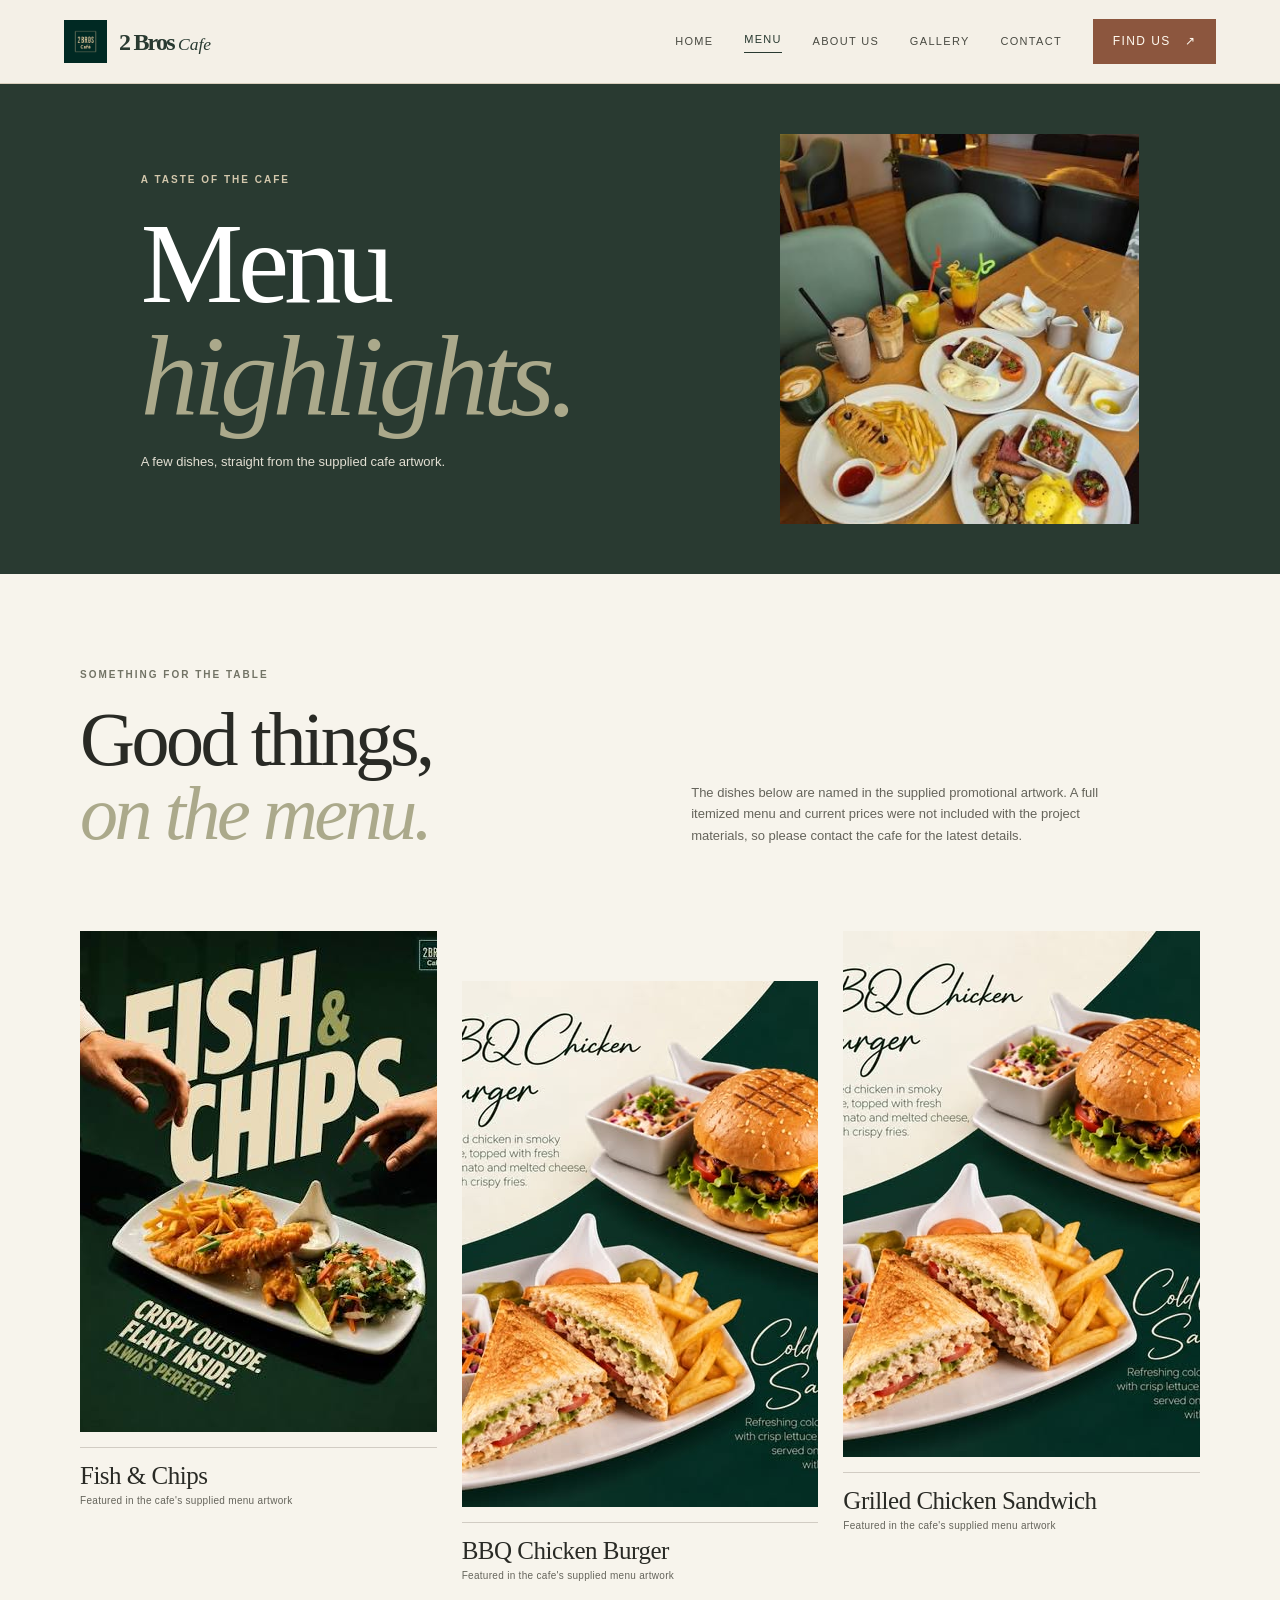
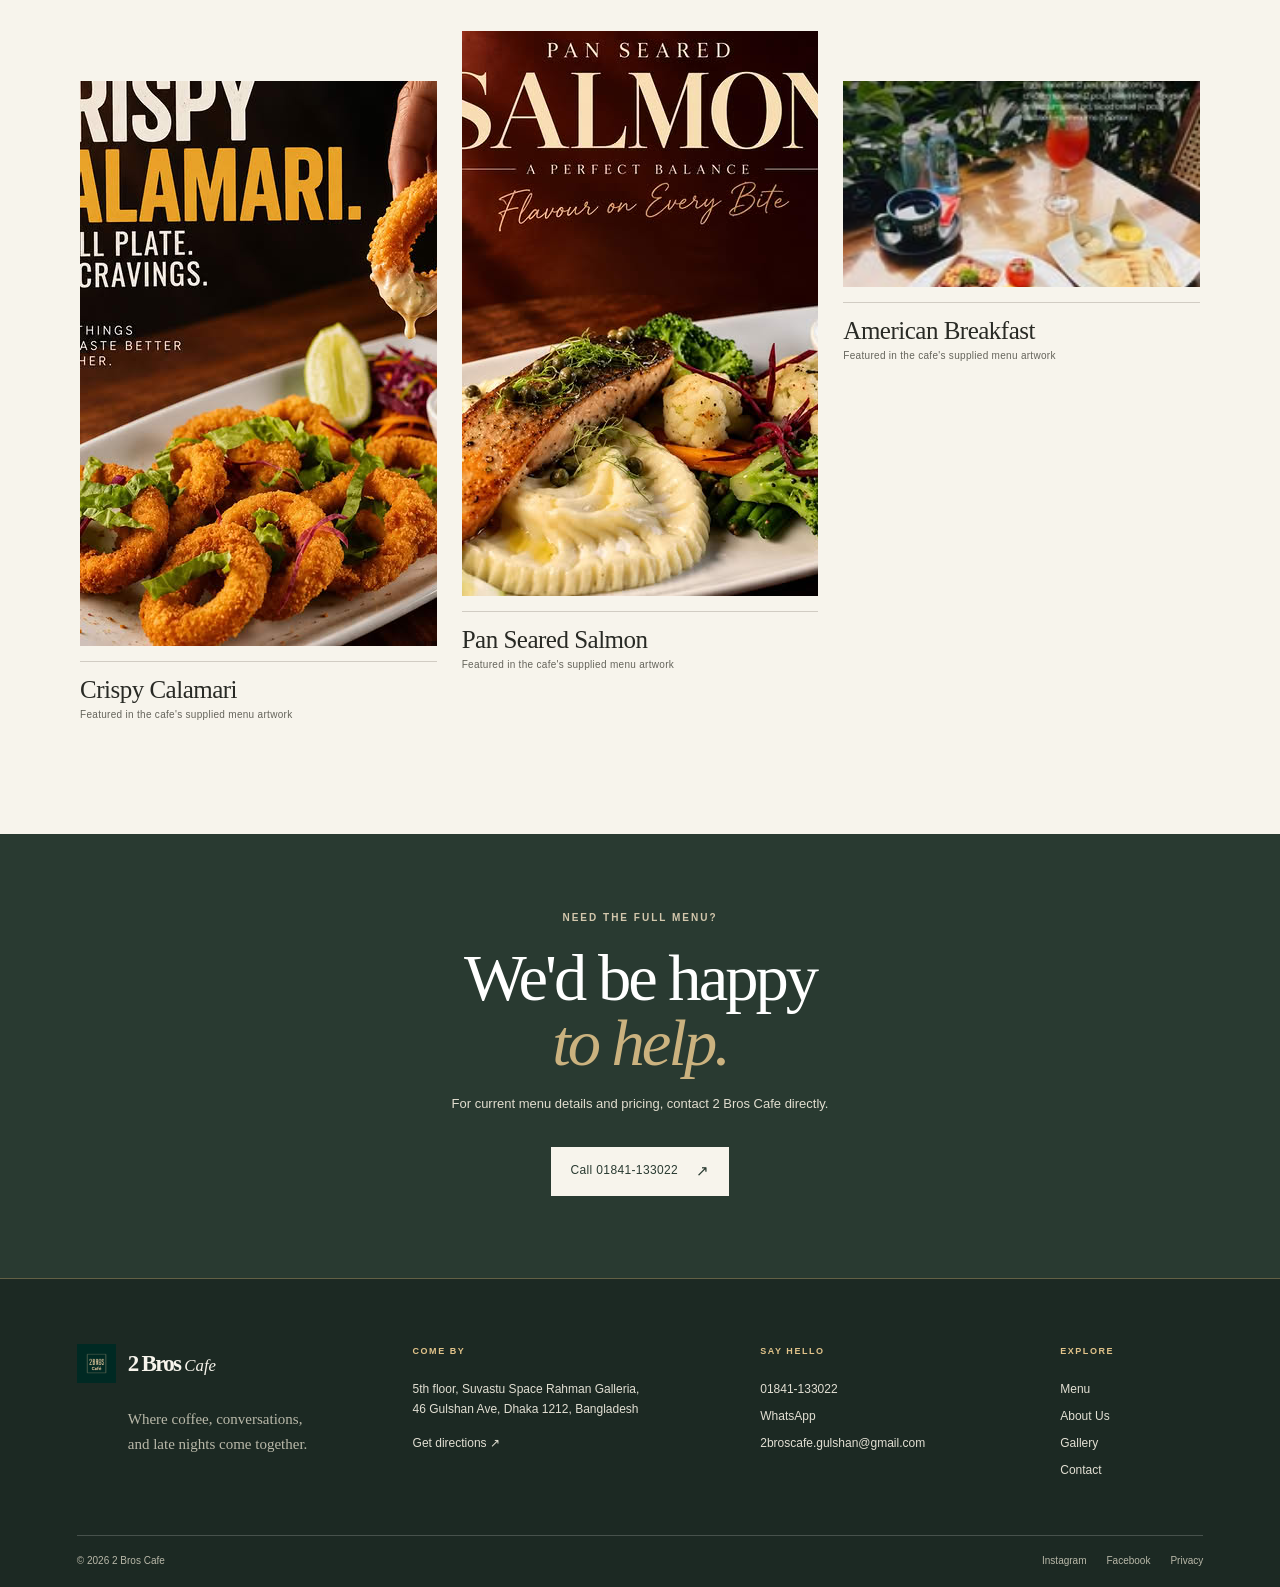
<file: menu.html>
<!doctype html>
<html lang="en">
<head>
  <meta charset="utf-8">
  <meta name="viewport" content="width=device-width, initial-scale=1">
  <meta name="theme-color" content="#18352b">
  <meta name="description" content="Explore dishes featured in 2 Bros Cafe's supplied menu artwork. Contact the Gulshan cafe for its complete menu and current prices.">
  <meta property="og:type" content="website">
  <meta property="og:title" content="Menu Highlights | 2 Bros Cafe">
  <meta property="og:description" content="A look at selected dishes featured in 2 Bros Cafe's supplied menu artwork.">
  <meta property="og:image" content="Assets/food-1.jpg">
  <meta name="twitter:card" content="summary_large_image">
  <title>Menu Highlights | 2 Bros Cafe, Gulshan</title>
  <link rel="icon" href="favicon.svg" type="image/svg+xml">
  <link rel="manifest" href="manifest.webmanifest">
  <link rel="stylesheet" href="css/style.css">
  <link rel="stylesheet" href="css/responsive.css">
  <script src="js/site-config.js" defer></script>
  <script src="js/main.js?v=2" defer></script>
</head>
<body>
  <a class="skip-link" href="#main">Skip to content</a>
  <header class="site-header">
    <a class="brand" href="index.html" aria-label="2 Bros Cafe home"><img src="Assets/logo.jpg" width="447" height="447" alt=""><span>2 Bros <em>Cafe</em></span></a>
    <button class="nav-toggle" type="button" aria-expanded="false" aria-controls="primary-nav"><span class="sr-only">Open navigation</span><span class="nav-toggle__line"></span><span class="nav-toggle__line"></span></button>
    <nav class="primary-nav" id="primary-nav" aria-label="Main navigation">
      <a href="index.html">Home</a><a href="menu.html" aria-current="page">Menu</a><a href="about.html">About Us</a><a href="gallery.html">Gallery</a><a href="contact.html">Contact</a><a class="nav-cta" href="contact.html">Find us <span aria-hidden="true">↗</span></a>
    </nav>
  </header>
  <main id="main">
    <section class="page-hero page-hero--menu">
      <div class="page-hero__copy"><p class="eyebrow eyebrow--light">A taste of the cafe</p><h1>Menu<br><em>highlights.</em></h1><p>A few dishes, straight from the supplied cafe artwork.</p></div>
      <img src="Assets/food-3.jpg" width="387" height="516" alt="A colorful table of food and drinks at 2 Bros Cafe" fetchpriority="high">
    </section>
    <section class="menu-intro section-wrap">
      <p class="eyebrow">Something for the table</p>
      <div class="menu-intro__row"><h2>Good things,<br><em>on the menu.</em></h2><p>The dishes below are named in the supplied promotional artwork. A full itemized menu and current prices were not included with the project materials, so please contact the cafe for the latest details.</p></div>
    </section>
    <section class="menu-grid section-wrap" aria-label="Menu highlights">
      <article class="menu-card"><img src="Assets/food-4.jpg" width="399" height="501" alt="Fish and chips pictured in the cafe's supplied artwork" loading="lazy"><div class="menu-card__caption"><h2>Fish &amp; Chips</h2><p>Featured in the cafe's supplied menu artwork</p></div></article>
      <article class="menu-card menu-card--offset"><img src="Assets/food-6.jpg" width="526" height="526" alt="BBQ chicken burger with fries and salad" loading="lazy"><div class="menu-card__caption"><h2>BBQ Chicken Burger</h2><p>Featured in the cafe's supplied menu artwork</p></div></article>
      <article class="menu-card"><img src="Assets/food-6.jpg" width="526" height="526" alt="Grilled chicken sandwich served with fries" loading="lazy"><div class="menu-card__caption"><h2>Grilled Chicken Sandwich</h2><p>Featured in the cafe's supplied menu artwork</p></div></article>
      <article class="menu-card menu-card--offset"><img src="Assets/food-7.jpg" width="565" height="565" alt="Crispy calamari with dipping sauce" loading="lazy"><div class="menu-card__caption"><h2>Crispy Calamari</h2><p>Featured in the cafe's supplied menu artwork</p></div></article>
      <article class="menu-card"><img src="Assets/food-8.jpg" width="565" height="565" alt="Pan-seared salmon with sides" loading="lazy"><div class="menu-card__caption"><h2>Pan Seared Salmon</h2><p>Featured in the cafe's supplied menu artwork</p></div></article>
      <article class="menu-card menu-card--offset"><img src="Assets/food-9.jpg" width="206" height="206" alt="Breakfast spread and drinks at 2 Bros Cafe" loading="lazy"><div class="menu-card__caption"><h2>American Breakfast</h2><p>Featured in the cafe's supplied menu artwork</p></div></article>
    </section>
    <section class="menu-note"><p class="eyebrow eyebrow--light">Need the full menu?</p><h2>We'd be happy<br><em>to help.</em></h2><p>For current menu details and pricing, contact 2 Bros Cafe directly.</p><a class="button button--light" href="tel:+8801841133022">Call 01841-133022 <span aria-hidden="true">↗</span></a></section>
  </main>
  <footer class="site-footer">
    <div class="footer-main">
      <div class="footer-brand"><a class="brand brand--footer" href="index.html"><img src="Assets/logo.jpg" width="447" height="447" alt=""><span>2 Bros <em>Cafe</em></span></a><p>Where coffee, conversations,<br>and late nights come together.</p></div>
      <div class="footer-contact"><p class="footer-label">Come by</p><address>5th floor, Suvastu Space Rahman Galleria,<br>46 Gulshan Ave, Dhaka 1212, Bangladesh</address><a href="https://www.google.com/maps/dir/?api=1&amp;destination=23.78345%2C90.41693" target="_blank" rel="noopener noreferrer">Get directions ↗</a></div>
      <div class="footer-contact"><p class="footer-label">Say hello</p><a href="tel:+8801841133022">01841-133022</a><a href="https://wa.me/8801841133022" target="_blank" rel="noopener noreferrer">WhatsApp</a><a href="mailto:2broscafe.gulshan@gmail.com">2broscafe.gulshan@gmail.com</a></div>
      <div class="footer-nav"><p class="footer-label">Explore</p><a href="menu.html">Menu</a><a href="about.html">About Us</a><a href="gallery.html">Gallery</a><a href="contact.html">Contact</a></div>
    </div>
    <div class="footer-bottom"><span>© <span data-year></span> 2 Bros Cafe</span><div class="footer-social"><a href="https://www.instagram.com/2broscafegulshan/?hl=en" target="_blank" rel="noopener noreferrer">Instagram</a><a href="https://www.facebook.com/2broscafe.gulshan1/" target="_blank" rel="noopener noreferrer">Facebook</a><a href="privacy.html">Privacy</a></div></div>
  </footer>
</body>
</html>
</file>
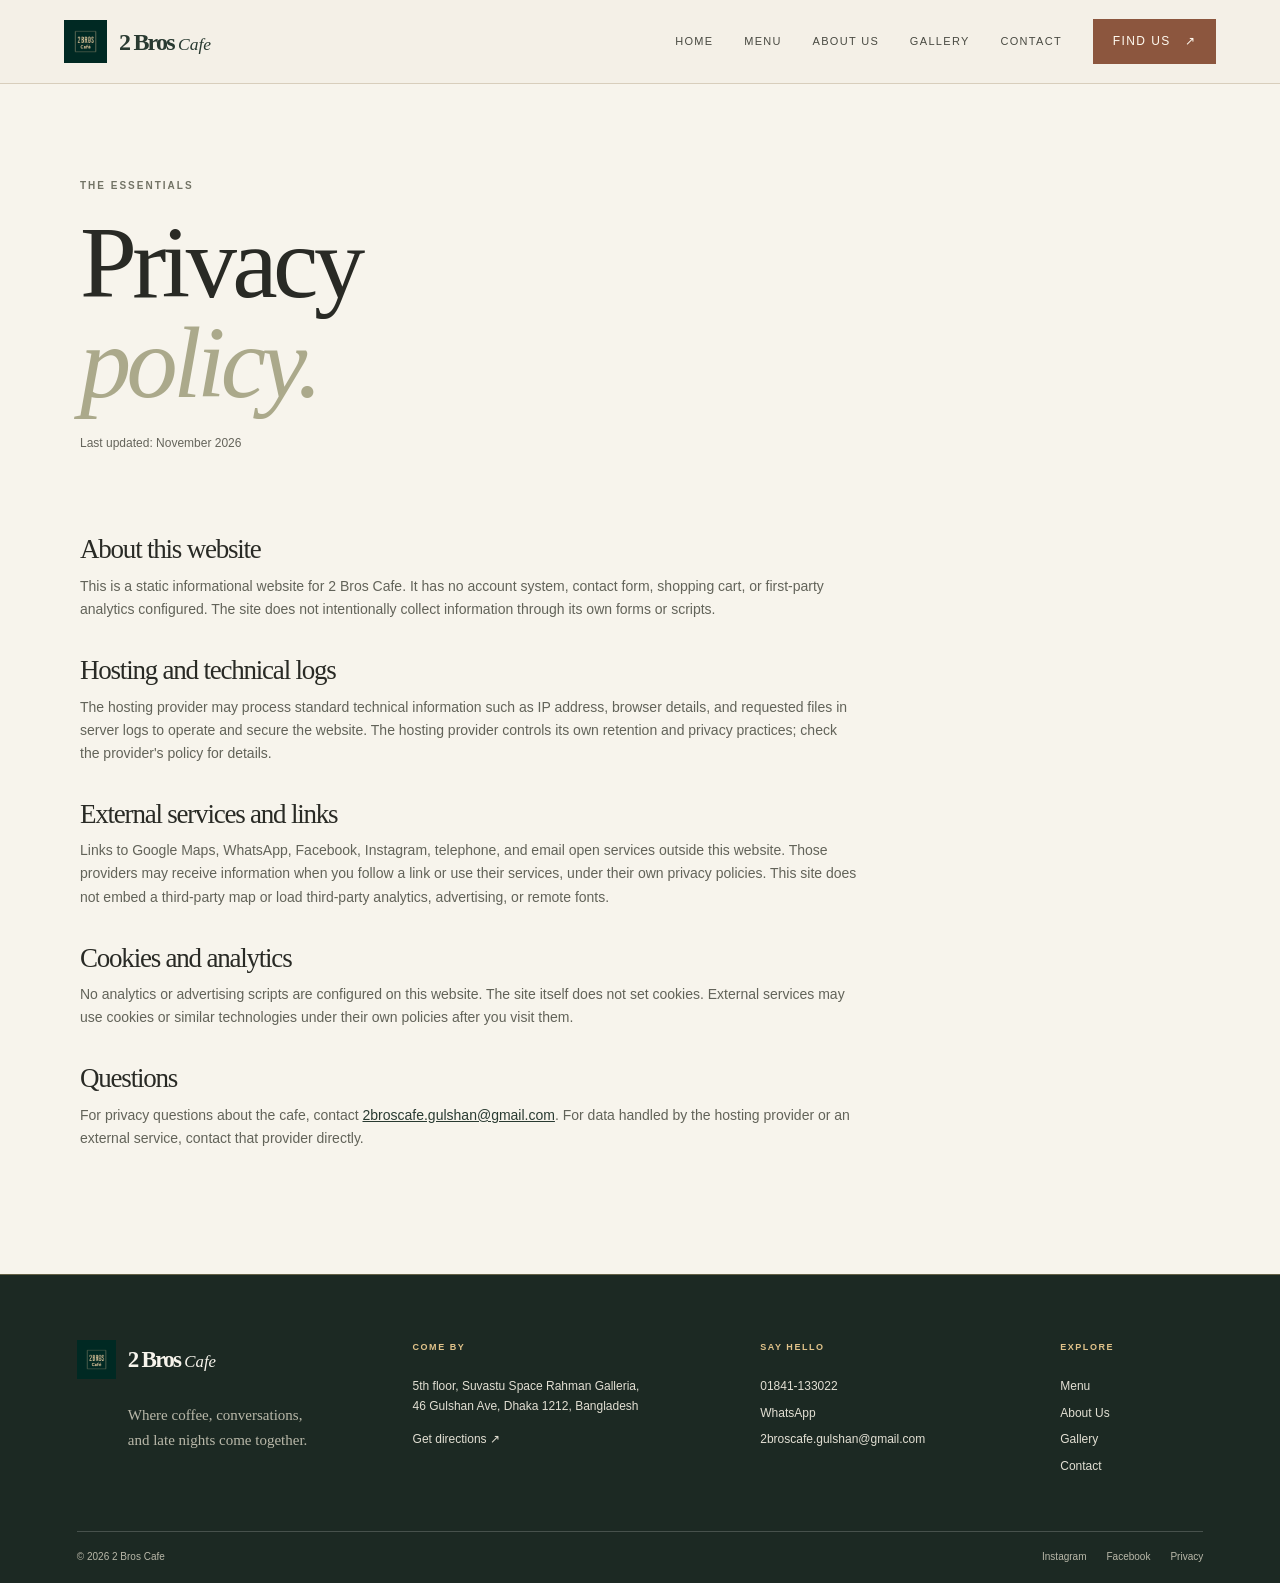
<file: privacy.html>
<!doctype html>
<html lang="en">
<head>
  <meta charset="utf-8"><meta name="viewport" content="width=device-width, initial-scale=1"><meta name="theme-color" content="#18352b">
  <meta name="description" content="Read how the 2 Bros Cafe static website handles visitor information and third-party links.">
  <meta property="og:type" content="website"><meta property="og:title" content="Privacy Policy | 2 Bros Cafe"><meta property="og:description" content="Privacy information for the 2 Bros Cafe website."><meta property="og:image" content="Assets/banner.jpg"><meta name="twitter:card" content="summary_large_image">
  <title>Privacy Policy | 2 Bros Cafe</title>
  <link rel="icon" href="favicon.svg" type="image/svg+xml"><link rel="manifest" href="manifest.webmanifest"><link rel="stylesheet" href="css/style.css"><link rel="stylesheet" href="css/responsive.css">
  <script src="js/site-config.js" defer></script><script src="js/main.js?v=2" defer></script>
</head>
<body>
  <a class="skip-link" href="#main">Skip to content</a>
  <header class="site-header">
    <a class="brand" href="index.html" aria-label="2 Bros Cafe home"><img src="Assets/logo.jpg" width="447" height="447" alt=""><span>2 Bros <em>Cafe</em></span></a>
    <button class="nav-toggle" type="button" aria-expanded="false" aria-controls="primary-nav"><span class="sr-only">Open navigation</span><span class="nav-toggle__line"></span><span class="nav-toggle__line"></span></button>
    <nav class="primary-nav" id="primary-nav" aria-label="Main navigation"><a href="index.html">Home</a><a href="menu.html">Menu</a><a href="about.html">About Us</a><a href="gallery.html">Gallery</a><a href="contact.html">Contact</a><a class="nav-cta" href="contact.html">Find us <span aria-hidden="true">↗</span></a></nav>
  </header>
  <main id="main">
    <section class="policy-heading section-wrap"><p class="eyebrow">The essentials</p><h1>Privacy<br><em>policy.</em></h1><p>Last updated: November 2026</p></section>
    <article class="policy-copy section-wrap">
      <h2>About this website</h2><p>This is a static informational website for 2 Bros Cafe. It has no account system, contact form, shopping cart, or first-party analytics configured. The site does not intentionally collect information through its own forms or scripts.</p>
      <h2>Hosting and technical logs</h2><p>The hosting provider may process standard technical information such as IP address, browser details, and requested files in server logs to operate and secure the website. The hosting provider controls its own retention and privacy practices; check the provider's policy for details.</p>
      <h2>External services and links</h2><p>Links to Google Maps, WhatsApp, Facebook, Instagram, telephone, and email open services outside this website. Those providers may receive information when you follow a link or use their services, under their own privacy policies. This site does not embed a third-party map or load third-party analytics, advertising, or remote fonts.</p>
      <h2>Cookies and analytics</h2><p>No analytics or advertising scripts are configured on this website. The site itself does not set cookies. External services may use cookies or similar technologies under their own policies after you visit them.</p>
      <h2>Questions</h2><p>For privacy questions about the cafe, contact <a href="mailto:2broscafe.gulshan@gmail.com">2broscafe.gulshan@gmail.com</a>. For data handled by the hosting provider or an external service, contact that provider directly.</p>
    </article>
  </main>
  <footer class="site-footer">
    <div class="footer-main">
      <div class="footer-brand"><a class="brand brand--footer" href="index.html"><img src="Assets/logo.jpg" width="447" height="447" alt=""><span>2 Bros <em>Cafe</em></span></a><p>Where coffee, conversations,<br>and late nights come together.</p></div>
      <div class="footer-contact"><p class="footer-label">Come by</p><address>5th floor, Suvastu Space Rahman Galleria,<br>46 Gulshan Ave, Dhaka 1212, Bangladesh</address><a href="https://www.google.com/maps/dir/?api=1&amp;destination=23.78345%2C90.41693" target="_blank" rel="noopener noreferrer">Get directions ↗</a></div>
      <div class="footer-contact"><p class="footer-label">Say hello</p><a href="tel:+8801841133022">01841-133022</a><a href="https://wa.me/8801841133022" target="_blank" rel="noopener noreferrer">WhatsApp</a><a href="mailto:2broscafe.gulshan@gmail.com">2broscafe.gulshan@gmail.com</a></div>
      <div class="footer-nav"><p class="footer-label">Explore</p><a href="menu.html">Menu</a><a href="about.html">About Us</a><a href="gallery.html">Gallery</a><a href="contact.html">Contact</a></div>
    </div>
    <div class="footer-bottom"><span>© <span data-year></span> 2 Bros Cafe</span><div class="footer-social"><a href="https://www.instagram.com/2broscafegulshan/?hl=en" target="_blank" rel="noopener noreferrer">Instagram</a><a href="https://www.facebook.com/2broscafe.gulshan1/" target="_blank" rel="noopener noreferrer">Facebook</a><a href="privacy.html" aria-current="page">Privacy</a></div></div>
  </footer>
</body>
</html>
</file>
<file: css/style.css>
@charset "UTF-8";
:root {
  color-scheme: light;
  --forest: #18352b;
  --forest-deep: #10251e;
  --ink: #292b25;
  --muted: #6d6c61;
  --paper: #f3efe6;
  --cream: #e7dece;
  --sage: #a9ad8b;
  --line: rgba(41, 43, 37, .2);
  --serif: Georgia, "Times New Roman", serif;
  --sans: "Segoe UI", Arial, sans-serif;
}
* { box-sizing: border-box; }
html { scroll-behavior: smooth; }
body { margin: 0; background: var(--paper); color: var(--ink); font-family: var(--sans); font-size: 16px; line-height: 1.65; }
img { display: block; max-width: 100%; }
a { color: inherit; }
button { font: inherit; }
.sr-only { position: absolute; width: 1px; height: 1px; padding: 0; margin: -1px; overflow: hidden; clip: rect(0,0,0,0); white-space: nowrap; border: 0; }
.skip-link { position: absolute; top: 12px; left: 12px; z-index: 20; padding: 12px 16px; background: var(--paper); color: var(--forest); transform: translateY(-150%); }
.skip-link:focus { transform: none; }
:focus-visible { outline: 3px solid #bc6e3d; outline-offset: 4px; }
.site-header { height: 82px; padding: 0 clamp(22px, 5vw, 78px); display: flex; align-items: center; justify-content: space-between; background: var(--paper); position: relative; z-index: 5; }
.brand { display: inline-flex; gap: 12px; align-items: center; text-decoration: none; color: var(--forest); font-family: var(--serif); font-size: 24px; font-weight: 700; letter-spacing: -.06em; line-height: 1; }
.brand img { width: 43px; height: 43px; object-fit: cover; }
.brand em { font-size: .73em; font-weight: 400; letter-spacing: 0; }
.primary-nav { display: flex; align-items: center; gap: clamp(18px, 2.4vw, 38px); }
.primary-nav a, .footer-main a, .footer-bottom a { text-decoration: none; }
.primary-nav > a:not(.nav-cta) { font-size: 13px; letter-spacing: .03em; color: #494a42; transition: color .2s ease; }
.primary-nav > a:hover, .footer-main a:hover, .footer-bottom a:hover { color: #a95732; }
.primary-nav [aria-current="page"] { color: var(--forest) !important; }
.primary-nav [aria-current="page"]:not(.nav-cta)::after { content: ""; height: 1px; display: block; background: currentColor; margin-top: 3px; }
.nav-cta { padding: 11px 17px; color: var(--paper); background: var(--forest); font-size: 12px; letter-spacing: .04em; }
.nav-cta span { margin-left: 9px; }
.nav-toggle { display: none; }
.hero { position: relative; height: min(660px, 72vw); min-height: 500px; overflow: hidden; background: var(--forest-deep); color: white; }
.hero__image, .hero__shade { position: absolute; inset: 0; width: 100%; height: 100%; }
.hero__image { object-fit: cover; object-position: center 52%; }
.hero__shade { background: linear-gradient(90deg, rgba(10,25,19,.83) 0%, rgba(10,25,19,.55) 43%, rgba(10,25,19,.12) 100%), linear-gradient(0deg, rgba(10,25,19,.18), transparent 60%); }
.hero__content { position: absolute; left: clamp(28px, 11vw, 160px); top: 50%; transform: translateY(-48%); animation: arrive .8s ease-out both; }
.eyebrow { margin: 0 0 20px; color: #727365; font-size: 10px; font-weight: 700; letter-spacing: .2em; line-height: 1.4; text-transform: uppercase; }
.eyebrow--light { color: #d3c7ac; }
h1, h2, p { margin-top: 0; }
h1, h2 { font-family: var(--serif); font-weight: 400; letter-spacing: -.045em; line-height: .98; }
h1 em, h2 em { color: #aba98b; font-weight: 400; }
.hero h1 { margin: 0 0 20px; font-size: clamp(70px, 10.5vw, 145px); line-height: .82; letter-spacing: -.075em; }
.hero h1 span { font-size: .72em; }
.hero__tagline { margin-bottom: 27px; color: #f1ecdf; font-family: var(--serif); font-size: clamp(18px, 2vw, 26px); line-height: 1.35; }
.hero__actions { display: flex; align-items: center; gap: 27px; }
.button { min-height: 48px; display: inline-flex; align-items: center; justify-content: center; gap: 18px; padding: 12px 20px; text-decoration: none; font-size: 12px; letter-spacing: .03em; transition: background .2s ease, color .2s ease, transform .2s ease; }
.button:hover { transform: translateY(-2px); }
.button--light { background: var(--paper); color: var(--forest); }
.button--light:hover { background: white; }
.button--dark { background: var(--forest); color: var(--paper); }
.button--dark:hover { background: var(--forest-deep); }
.button--outline-light { border: 1px solid rgba(255,255,255,.55); color: white; }
.button--outline-light:hover { color: var(--forest); background: white; }
.button span { font-size: 15px; }
.text-link { display: inline-flex; align-items: center; gap: 12px; color: var(--forest); text-decoration: none; font-size: 12px; border-bottom: 1px solid currentColor; padding-bottom: 4px; }
.text-link span { font-size: 16px; transition: transform .2s ease; }
.text-link:hover span { transform: translateX(4px); }
.text-link--light { color: white; }
.hero__vertical { position: absolute; right: 32px; bottom: 26px; writing-mode: vertical-rl; color: rgba(255,255,255,.68); font-size: 9px; letter-spacing: .2em; text-transform: uppercase; }
.section-wrap { width: min(1120px, calc(100% - 48px)); margin-inline: auto; }
.intro { padding-block: 116px 122px; }
.intro__grid { display: grid; grid-template-columns: 1.2fr .8fr; align-items: end; gap: 9vw; }
.intro h2, .spaces h2, .social-note h2, .about-signoff h2 { margin: 0; font-size: clamp(42px, 6.5vw, 82px); }
.intro__copy { max-width: 410px; padding-bottom: 4px; }
.intro__copy p, .spaces__heading > p { margin-bottom: 24px; color: #66675d; font-size: 14px; }
.feature { min-height: 520px; display: grid; grid-template-columns: 1fr 1fr; background: var(--forest); color: white; }
.feature__image { min-height: 520px; }
.feature__image img { width: 100%; height: 100%; min-height: 520px; object-fit: cover; }
.feature__copy { max-width: 590px; align-self: center; padding: 80px clamp(35px, 8vw, 112px); }
.feature__copy h2, .visit-band h2, .about-details h2, .menu-note h2 { margin-bottom: 25px; font-size: clamp(42px, 5.2vw, 68px); }
.feature__copy > p:not(.eyebrow), .about-details > div > p:not(.eyebrow), .menu-note > p:not(.eyebrow) { margin: 0 0 28px; color: #e1ddcf; font-size: 14px; }
.spaces { padding-block: 128px 114px; }
.spaces__heading { display: flex; align-items: end; justify-content: space-between; gap: 40px; margin-bottom: 44px; }
.spaces__heading > p { width: 260px; margin: 0 2vw 6px 0; }
.spaces__images { display: grid; grid-template-columns: 1.02fr .78fr .78fr; grid-template-rows: 200px 190px; gap: 18px; align-items: start; }
.spaces__image { margin: 0; overflow: hidden; background: var(--cream); }
.spaces__image img { width: 100%; height: 100%; object-fit: cover; transition: transform .6s ease; }
.spaces__image:hover img { transform: scale(1.025); }
.spaces__image--tall { grid-row: span 2; height: 408px; }
.spaces__image--wide { height: 200px; }
.spaces__image--small { grid-column: 3; grid-row: 2; height: 190px; }
.spaces__link { margin-top: 27px; }
.visit-band { position: relative; display: grid; grid-template-columns: 1fr .8fr; align-items: center; gap: 9vw; overflow: hidden; padding: 85px clamp(28px, 12vw, 165px); background: #7d8065; color: white; }
.visit-band h2 { margin-bottom: 0; }
.visit-band__details { z-index: 1; }
.visit-band__details p { margin-bottom: 24px; color: #f0ecdf; font-size: 13px; }
.visit-band__ornament { position: absolute; right: 12%; top: -90px; color: rgba(255,255,255,.055); font-family: var(--serif); font-size: 380px; letter-spacing: -.15em; line-height: 1; }
.social-note { padding-block: 110px 120px; text-align: center; }
.social-note .eyebrow { margin-bottom: 18px; }
.social-note h2 { margin-bottom: 23px; }
.social-note > p:not(.eyebrow) { color: #696a60; font-size: 13px; }
.social-note__links { display: flex; justify-content: center; gap: 28px; margin-top: 25px; }
.site-footer { padding: 65px clamp(24px, 6vw, 90px) 18px; background: var(--forest-deep); color: #f0ecdf; }
.footer-main { display: grid; grid-template-columns: 1.25fr 1.3fr 1.1fr .6fr; gap: 38px; padding-bottom: 54px; }
.brand--footer { color: var(--paper); font-size: 23px; }
.brand--footer img { width: 39px; height: 39px; }
.footer-brand p { margin: 16px 0 0 51px; color: #b9b8a9; font-family: var(--serif); font-size: 15px; }
.footer-label { margin-bottom: 15px; color: #b7ad94; font-size: 9px; font-weight: 700; letter-spacing: .17em; text-transform: uppercase; }
.footer-contact, .footer-nav { display: flex; flex-direction: column; align-items: flex-start; gap: 7px; }
.footer-contact address { margin-bottom: 7px; color: #e2dfd3; font-size: 12px; font-style: normal; }
.footer-contact a, .footer-nav a { color: #e2dfd3; font-size: 12px; overflow-wrap: anywhere; }
.footer-bottom { display: flex; justify-content: space-between; padding-top: 17px; border-top: 1px solid rgba(255,255,255,.19); color: #b9b8a9; font-size: 10px; }
.footer-social { display: flex; gap: 20px; }
.footer-social a { color: #b9b8a9; }
.page-hero { position: relative; min-height: 450px; display: flex; align-items: center; justify-content: space-between; padding: 50px clamp(28px, 11vw, 155px); overflow: hidden; background: var(--forest); color: white; }
.page-hero__copy { z-index: 1; }
.page-hero h1, .contact-top h1 { margin-bottom: 18px; font-size: clamp(60px, 9vw, 120px); }
.page-hero__copy > p:last-child { color: #e2dfd3; font-size: 13px; }
.page-hero > img { width: min(36%, 370px); height: 390px; object-fit: cover; }
.menu-intro { padding-block: 94px 50px; }
.menu-intro__row { display: grid; grid-template-columns: 1fr 1fr; gap: 8vw; align-items: end; }
.menu-intro h2 { margin-bottom: 0; font-size: clamp(44px, 6vw, 76px); }
.menu-intro__row > p { max-width: 445px; margin: 0 0 5px; color: var(--muted); font-size: 13px; }
.menu-grid { display: grid; grid-template-columns: repeat(3, 1fr); gap: 46px 25px; padding-block: 30px 110px; }
.menu-card { margin: 0; }
.menu-card img { width: 100%; aspect-ratio: 4 / 4.7; object-fit: cover; background: var(--cream); }
.menu-card--offset { padding-top: 50px; }
.menu-card__caption { padding-top: 16px; border-top: 1px solid var(--line); margin-top: 15px; }
.menu-card__caption h2 { margin: 0 0 5px; font-size: 25px; letter-spacing: -.02em; }
.menu-card__caption p { margin: 0; color: var(--muted); font-size: 10px; letter-spacing: .03em; }
.menu-note { padding: 77px 24px 82px; text-align: center; background: var(--forest); color: white; }
.menu-note h2 { margin-bottom: 18px; }
.menu-note > p:not(.eyebrow) { font-size: 13px; }
.menu-note .button { margin-top: 4px; }
.about-opening { display: grid; grid-template-columns: 1fr .85fr; min-height: 650px; align-items: center; padding-left: max(24px, calc((100vw - 1120px) / 2)); }
.about-opening > * { min-width: 0; }
.about-opening__copy { max-width: 575px; padding: 70px 7vw 70px 0; }
.about-opening h1 { margin: 0 0 24px; font-size: clamp(56px, 7.5vw, 100px); }
.about-opening__copy > p:not(.eyebrow) { max-width: 430px; color: #68695e; font-size: 14px; }
.about-opening__tagline { margin-bottom: 17px; color: var(--forest) !important; font-family: var(--serif); font-size: 20px !important; }
.about-opening .text-link { margin-top: 10px; }
.about-opening__image { align-self: stretch; margin: 0; min-height: 550px; }
.about-opening__image img { width: 100%; height: 100%; object-fit: cover; }
.about-details { display: grid; grid-template-columns: 1fr 1fr; min-height: 530px; background: var(--forest); color: white; }
.about-details > figure { margin: 0; min-height: 530px; }
.about-details > figure img { width: 100%; height: 100%; object-fit: cover; }
.about-details > div { align-self: center; max-width: 560px; padding: 70px clamp(32px, 8vw, 110px); }
.about-details > div > p:not(.eyebrow) { max-width: 400px; }
.about-signoff { padding-block: 110px 120px; text-align: center; }
.about-signoff h2 { margin: 0 0 27px; }
.gallery-heading { padding-block: 93px 50px; }
.gallery-heading h1, .policy-heading h1 { margin: 0 0 20px; font-size: clamp(58px, 8vw, 105px); }
.gallery-heading > p:last-child { max-width: 410px; color: var(--muted); font-size: 13px; }
.gallery-grid { display: grid; grid-template-columns: repeat(3, 1fr); grid-auto-rows: 220px; gap: 17px; padding-bottom: 120px; }
.gallery-item { position: relative; display: block; min-width: 0; border: 0; padding: 0; overflow: hidden; text-align: left; cursor: zoom-in; background: var(--cream); color: white; }
.gallery-item img { width: 100%; height: 100%; object-fit: cover; transition: transform .5s ease; }
.gallery-item:hover img, .gallery-item:focus-visible img { transform: scale(1.035); }
.gallery-item::after { position: absolute; inset: 35% 0 0; content: ""; background: linear-gradient(transparent, rgba(14,29,23,.68)); }
.gallery-item span { position: absolute; z-index: 1; left: 18px; bottom: 15px; font-family: var(--serif); font-size: 18px; }
.gallery-item--wide { grid-column: span 2; }
.gallery-item--tall { grid-row: span 2; }
.lightbox { width: min(1000px, calc(100% - 28px)); max-width: none; max-height: 92vh; padding: 55px 65px 35px; border: 0; background: var(--forest-deep); color: white; }
.lightbox::backdrop { background: rgba(9,17,13,.86); }
.lightbox figure { margin: 0; text-align: center; }
.lightbox figure img { max-width: 100%; max-height: 72vh; width: auto; height: auto; margin: 0 auto; object-fit: contain; }
.lightbox figcaption { margin-top: 12px; color: #d1c9b9; font-family: var(--serif); }
.lightbox > button { position: absolute; width: 45px; height: 45px; border: 1px solid rgba(255,255,255,.45); border-radius: 50%; color: white; background: transparent; cursor: pointer; }
.lightbox > button:hover { color: var(--forest); background: white; }
.lightbox__close { top: 12px; right: 13px; font-size: 27px; }
.lightbox__previous { top: 50%; left: 12px; font-size: 22px; }
.lightbox__next { top: 50%; right: 12px; font-size: 22px; }
.contact-top { display: grid; grid-template-columns: 1fr .72fr; min-height: 470px; background: var(--forest); color: white; }
.contact-top__copy { align-self: center; padding: 70px 8vw 70px max(28px, calc((100vw - 1120px) / 2)); }
.contact-top__copy > p:last-child { max-width: 360px; color: #e2dfd3; font-size: 14px; }
.contact-top > img { width: 100%; height: 470px; object-fit: cover; }
.contact-details { display: grid; grid-template-columns: .9fr 1.1fr; gap: 10vw; padding-block: 92px 100px; }
.contact-details h2 { margin: 0 0 16px; font-size: 40px; }
.contact-address address { margin: 0 0 24px; color: #66675d; font-size: 14px; font-style: normal; }
.contact-connect > a { display: grid; grid-template-columns: 100px 1fr 18px; gap: 12px; align-items: center; padding: 15px 0; border-bottom: 1px solid var(--line); text-decoration: none; font-family: var(--serif); font-size: 20px; }
.contact-connect > a span:first-child { color: #77786a; font-family: var(--sans); font-size: 10px; letter-spacing: .1em; text-transform: uppercase; }
.contact-connect > a span:last-child { font-family: var(--sans); font-size: 14px; }
.contact-social { display: flex; gap: 20px; padding-top: 18px; }
.contact-social a { color: var(--forest); font-size: 12px; text-decoration: none; border-bottom: 1px solid currentColor; padding-bottom: 3px; }
.map-panel { min-height: 385px; display: grid; grid-template-columns: .8fr 1.2fr; background: #e7e2d5; }
.map-panel__message { align-self: center; max-width: 460px; padding: 55px 5vw 55px max(24px, calc((100vw - 1120px) / 2)); }
.map-panel__message h2 { margin-bottom: 19px; font-size: clamp(36px, 4vw, 54px); }
.map-panel__message > p:not(.eyebrow) { color: var(--muted); font-size: 12px; }
.map-panel__visual { position: relative; min-height: 385px; overflow: hidden; background-color: #d5d4c7; background-image: linear-gradient(32deg, transparent 46%, #c5c6b7 47%, #c5c6b7 49%, transparent 50%), linear-gradient(148deg, transparent 45%, #c5c6b7 46%, #c5c6b7 48%, transparent 49%), linear-gradient(90deg, transparent 30%, #e8e4d7 31%, #e8e4d7 36%, transparent 37%), linear-gradient(0deg, transparent 57%, #e8e4d7 58%, #e8e4d7 63%, transparent 64%); }
.map-panel__visual::before, .map-panel__visual::after { position: absolute; content: ""; border: 1px solid rgba(84,101,82,.18); border-radius: 50%; width: 360px; height: 360px; left: 40%; top: 42%; transform: translate(-50%,-50%); }
.map-panel__visual::after { width: 245px; height: 245px; }
.map-pin { position: absolute; z-index: 1; left: 40%; top: 42%; display: grid; place-items: center; width: 48px; height: 48px; transform: translate(-50%,-50%); border: 2px solid white; border-radius: 50%; background: var(--forest); color: white; font-family: var(--serif); font-size: 13px; box-shadow: 0 4px 12px rgba(0,0,0,.15); }
.map-panel__coordinates { position: absolute; right: 20px; bottom: 16px; color: #6c6d60; font-size: 9px; letter-spacing: .1em; }
.policy-heading { padding-block: 95px 35px; }
.policy-heading > p:last-child { color: var(--muted); font-size: 12px; }
.policy-copy { max-width: 780px; padding-bottom: 110px; margin-left: max(24px, calc((100vw - 1120px) / 2)); }
.policy-copy h2 { margin: 36px 0 12px; font-size: 27px; }
.policy-copy p { color: #626359; font-size: 14px; }
.policy-copy a { color: var(--forest); }
.not-found { min-height: 100vh; display: flex; flex-direction: column; }
.not-found .site-header { width: 100%; }
.primary-nav--simple { gap: 25px; }
.not-found__main { width: min(850px, calc(100% - 48px)); margin: auto; padding-block: 80px 105px; }
.not-found__main h1 { margin: 0 0 21px; font-size: clamp(55px, 8vw, 100px); }
.not-found__main > p:not(.eyebrow) { max-width: 430px; color: var(--muted); }
.not-found__links { display: flex; align-items: center; gap: 22px; flex-wrap: wrap; margin-top: 27px; }
.not-found__footer { display: flex; justify-content: space-between; padding: 20px 6vw; background: var(--forest-deep); color: #d8d3c5; font-size: 11px; }
.not-found__footer a { color: inherit; }
@keyframes arrive { from { opacity: 0; transform: translateY(calc(-48% + 15px)); } to { opacity: 1; transform: translateY(-48%); } }
@media (prefers-reduced-motion: reduce) { *, *::before, *::after { scroll-behavior: auto !important; animation-duration: .01ms !important; animation-iteration-count: 1 !important; transition-duration: .01ms !important; } }

/* Original editorial direction: quieter typography, brass details, and the cafe's own photography. */
:root {
  --forest: #142d25;
  --forest-deep: #0c1d18;
  --paper: #f4f0e7;
  --cream: #e8dfd0;
  --sage: #c1a477;
  --line: rgba(57, 48, 34, .2);
  --serif: "Baskerville", "Palatino Linotype", "Book Antiqua", Georgia, serif;
}
.site-header {
  min-height: 84px;
  border-bottom: 1px solid rgba(148, 127, 87, .3);
}
.brand { letter-spacing: -.075em; }
.primary-nav > a:not(.nav-cta) { font-size: 11px; letter-spacing: .12em; text-transform: uppercase; }
.nav-cta {
  padding: 12px 19px;
  border: 1px solid #8c563e;
  background: #8c563e;
  color: #fffaf0;
  letter-spacing: .12em;
  text-transform: uppercase;
}
.nav-cta:hover { border-color: #704331; background: #704331; color: white !important; }
.site-header--hero {
  position: absolute;
  inset: 0 0 auto;
  min-height: 94px;
  border-bottom-color: rgba(237, 224, 197, .25);
  background: rgba(24, 38, 30, .88);
  backdrop-filter: blur(12px);
}
.site-header--hero .brand, .site-header--hero .primary-nav > a:not(.nav-cta) { color: #f4f0e7; }
.site-header--hero .nav-cta { border-color: #c2a876; background: transparent; color: #f4f0e7; }
.site-header--hero .nav-cta:hover { background: #a68b5e; }
.hero--premium {
  height: min(840px, 100svh);
  min-height: 650px;
  background: #101f18;
}
.hero--premium .hero__image { object-position: center 43%; animation: hero-arrive 1.1s cubic-bezier(.2,.7,.2,1) both; }
.hero--premium .hero__shade {
  background:
    linear-gradient(90deg, rgba(9, 20, 15, .78) 0%, rgba(9, 20, 15, .57) 34%, rgba(9, 20, 15, .13) 76%, rgba(9, 20, 15, .18) 100%),
    linear-gradient(0deg, rgba(9, 20, 15, .74), transparent 35%, rgba(9, 20, 15, .1) 78%);
}
.hero--premium .hero__content {
  left: clamp(30px, 10.5vw, 154px);
  top: 52%;
  max-width: 760px;
  transform: translateY(-42%);
  animation: premium-copy-in .9s .12s both;
}
.hero--premium .eyebrow {
  margin-bottom: 27px;
  color: #e0c895;
  font-size: 10px;
  letter-spacing: .23em;
}
.hero--premium h1 {
  margin-bottom: 24px;
  color: #f5f0e5;
  font-size: clamp(88px, 13.7vw, 188px);
  line-height: .72;
  letter-spacing: -.085em;
}
.hero--premium h1 em {
  display: inline-block;
  margin: 11px 0 0 .45em;
  color: #d7bd88;
  font-size: .73em;
  font-weight: 400;
  letter-spacing: -.07em;
}
.hero--premium .hero__tagline {
  margin: 30px 0 26px;
  color: rgba(248, 243, 231, .91);
  font-size: clamp(19px, 2vw, 25px);
  letter-spacing: .015em;
}
.hero--premium .hero__actions { gap: 31px; }
.hero--premium .button--light {
  min-height: 54px;
  border: 1px solid #cfb47d;
  background: #cfb47d;
  color: #17241d;
  letter-spacing: .08em;
  text-transform: uppercase;
}
.hero--premium .button--light:hover { background: #e4d1a5; }
.hero--premium .text-link--light { border-bottom-color: rgba(224, 200, 149, .7); color: #f3eddf; }
.hero__signature {
  position: absolute;
  right: clamp(28px, 6vw, 88px);
  bottom: 64px;
  display: flex;
  align-items: center;
  gap: 14px;
  padding: 13px 0 13px 17px;
  border-left: 1px solid rgba(220, 196, 146, .75);
  color: rgba(247, 241, 226, .86);
  font-size: 9px;
  letter-spacing: .17em;
  line-height: 1.7;
  text-transform: uppercase;
}
.hero__signature-mark { color: #d4bc8b; font-family: var(--serif); font-size: 31px; letter-spacing: -.08em; }
.hero__scroll {
  position: absolute;
  bottom: 32px;
  left: clamp(30px, 10.5vw, 154px);
  display: inline-flex;
  align-items: center;
  gap: 12px;
  color: rgba(247, 241, 226, .76);
  font-size: 8px;
  letter-spacing: .2em;
  text-decoration: none;
  text-transform: uppercase;
}
.hero__scroll-line { width: 42px; height: 1px; background: #d0b77e; }
.home-ribbon {
  display: flex;
  align-items: center;
  justify-content: center;
  gap: clamp(15px, 4vw, 55px);
  min-height: 68px;
  padding: 12px 24px;
  border-bottom: 1px solid rgba(221, 197, 149, .24);
  background: #10251e;
  color: #e7dcc5;
  font-family: var(--serif);
  font-size: 15px;
  font-style: italic;
}
.home-ribbon i { width: 4px; height: 4px; flex: 0 0 4px; transform: rotate(45deg); background: #c5a66d; }
.intro { padding-block: 138px 145px; }
.intro > .eyebrow { color: #90784f; }
.intro__grid { grid-template-columns: 1.25fr .75fr; gap: 8vw; }
.intro h2, .spaces h2, .social-note h2, .about-signoff h2 { font-size: clamp(50px, 7vw, 92px); line-height: .94; }
.intro h2 em, .spaces h2 em, .social-note h2 em, .about-signoff h2 em { color: #977e55; }
.intro__copy { border-left: 1px solid #bda778; padding: 0 0 0 25px; }
.intro__copy p, .spaces__heading > p { color: #5f5b50; font-size: 14px; line-height: 1.9; }
.text-link { color: #5e4d31; letter-spacing: .08em; text-transform: uppercase; }
.feature { background: #10251e; }
.feature__image img { filter: saturate(.82); }
.feature__copy { position: relative; }
.feature__copy::before { position: absolute; top: 37px; left: clamp(35px, 8vw, 112px); width: 44px; height: 1px; content: ""; background: #bd9f68; }
.feature__copy h2 em, .visit-band h2 em, .about-details h2 em, .menu-note h2 em { color: #cbb27f; }
.feature__copy .eyebrow, .visit-band .eyebrow { color: #d1b77f; }
.spaces__heading .eyebrow { color: #90784f; }
.spaces__images { grid-template-columns: 1.08fr .8fr .8fr; gap: 15px; }
.spaces__image { position: relative; background: #182b21; }
.spaces__image::after { position: absolute; inset: 40% 0 0; content: ""; background: linear-gradient(transparent, rgba(10, 19, 14, .72)); pointer-events: none; }
.spaces__image img { filter: saturate(.78); }
.spaces__image figcaption {
  position: absolute;
  z-index: 1;
  right: 15px;
  bottom: 14px;
  left: 15px;
  color: #fffaf0;
  font-family: var(--serif);
  font-size: 14px;
  line-height: 1.3;
}
.spaces__image figcaption span { display: block; margin-bottom: 5px; color: #d9bf85; font-family: var(--sans); font-size: 8px; letter-spacing: .18em; }
.visit-band { background: #142d25; }
.visit-band h2 em { color: #d6bd8b; }
.visit-band .button--light { border: 1px solid #d2b77f; background: #d2b77f; color: #17241d; letter-spacing: .08em; text-transform: uppercase; }
.social-note .eyebrow { color: #90784f; }
.social-note > p:not(.eyebrow) { color: #5f5b50; }
.site-footer { border-top: 1px solid rgba(199, 171, 117, .42); background: #0b1c16; }
.footer-label { color: #d0b77e; }
@keyframes hero-arrive { from { opacity: .6; transform: scale(1.035); } to { opacity: 1; transform: scale(1); } }
@keyframes premium-copy-in { from { opacity: 0; translate: 0 18px; } to { opacity: 1; translate: 0 0; } }

.site-header:not(.site-header--hero) {
  position: sticky;
  top: 0;
  z-index: 12;
  background: rgba(244, 240, 231, .96);
  backdrop-filter: blur(14px);
  transition: min-height .25s ease, box-shadow .25s ease, background .25s ease;
}
.site-header--hero { position: fixed; z-index: 12; }
.site-header.is-scrolled {
  min-height: 72px;
  background: rgba(12, 29, 24, .94);
  box-shadow: 0 8px 26px rgba(0, 0, 0, .13);
  backdrop-filter: blur(14px);
}
.site-header--hero.is-scrolled { border-bottom-color: rgba(215, 189, 136, .34); }
.site-header--hero.is-scrolled .primary-nav > a:not(.nav-cta) { color: #f4f0e7; }
.site-header--hero.is-scrolled .nav-cta { border-color: #8c563e; background: #8c563e; }
.scroll-progress {
  position: fixed;
  z-index: 30;
  inset: 0 0 auto;
  height: 2px;
  pointer-events: none;
}
.scroll-progress span {
  display: block;
  width: 100%;
  height: 100%;
  transform: scaleX(0);
  transform-origin: left center;
  background: #d3b77b;
}
.home-ribbon { overflow: hidden; justify-content: flex-start; }
.home-ribbon__track {
  display: flex;
  width: max-content;
  flex: 0 0 max-content;
  align-items: center;
  gap: clamp(18px, 4vw, 55px);
  animation: ribbon-travel 34s linear infinite;
}
.home-ribbon:hover .home-ribbon__track { animation-play-state: paused; }
.home-menu { padding-block: 112px 120px; }
.home-menu__heading {
  display: flex;
  justify-content: space-between;
  align-items: end;
  gap: 30px;
  margin-bottom: 42px;
}
.home-menu__heading .eyebrow { color: #90784f; }
.home-menu__heading h2 { margin: 0; font-size: clamp(49px, 6vw, 78px); }
.home-menu__heading h2 em { color: #977e55; }
.home-menu__heading > .text-link { margin-bottom: 5px; }
.home-menu__grid {
  display: grid;
  grid-template-columns: repeat(3, minmax(0, 1fr));
  align-items: start;
  gap: clamp(14px, 2.4vw, 34px);
}
.home-menu__card {
  display: block;
  min-width: 0;
  color: var(--ink);
  text-decoration: none;
}
.home-menu__card--offset { margin-top: 52px; }
.home-menu__number {
  display: block;
  margin-bottom: 12px;
  color: #90784f;
  font-size: 8px;
  font-weight: 700;
  letter-spacing: .18em;
}
.home-menu__card img {
  width: 100%;
  aspect-ratio: 4 / 4.65;
  object-fit: cover;
  filter: saturate(.86);
  transition: filter .35s ease, transform .6s cubic-bezier(.2,.7,.2,1);
}
.home-menu__card:hover img, .home-menu__card:focus-visible img {
  filter: saturate(1);
  transform: translateY(-5px);
}
.home-menu__caption {
  display: flex;
  justify-content: space-between;
  gap: 12px;
  padding-top: 14px;
  border-bottom: 1px solid rgba(57, 48, 34, .25);
  padding-bottom: 11px;
  font-family: var(--serif);
  font-size: clamp(18px, 2vw, 24px);
}
.home-menu__caption span:last-child {
  color: #90784f;
  font-family: var(--sans);
  font-size: 16px;
  transition: transform .2s ease;
}
.home-menu__card:hover .home-menu__caption span:last-child { transform: translate(3px, -3px); }
.home-menu__note {
  margin: 22px 0 0;
  color: var(--muted);
  font-size: 10px;
  letter-spacing: .03em;
}
.visit-band {
  background-color: var(--forest);
  background-image:
    linear-gradient(90deg, rgba(10, 25, 19, .93) 0%, rgba(10, 25, 19, .77) 48%, rgba(10, 25, 19, .35) 100%),
    linear-gradient(0deg, rgba(10, 25, 19, .25), transparent 70%),
    url("../Assets/interior-8.jpg");
  background-position: center, center, center 46%;
  background-size: cover;
}
.social-note { padding-bottom: 100px; }
.social-grid {
  display: grid;
  grid-template-columns: repeat(5, minmax(0, 1fr));
  gap: 9px;
  margin-block: 40px 30px;
}
.social-grid a {
  position: relative;
  min-width: 0;
  overflow: hidden;
  aspect-ratio: 1;
  background: var(--cream);
}
.social-grid a::after {
  position: absolute;
  inset: 0;
  content: "";
  background: rgba(12, 29, 24, .2);
  opacity: 0;
  transition: opacity .25s ease;
}
.social-grid img {
  width: 100%;
  height: 100%;
  object-fit: cover;
  transition: transform .6s cubic-bezier(.2,.7,.2,1);
}
.social-grid a > span {
  position: absolute;
  z-index: 1;
  top: 50%;
  left: 50%;
  color: white;
  font-size: 22px;
  opacity: 0;
  transform: translate(-50%, -40%);
  transition: opacity .25s ease, transform .25s ease;
}
.social-grid a:hover img, .social-grid a:focus-visible img { transform: scale(1.06); }
.social-grid a:hover::after, .social-grid a:focus-visible::after, .social-grid a:hover > span, .social-grid a:focus-visible > span {
  opacity: 1;
}
.social-grid a:hover > span, .social-grid a:focus-visible > span { transform: translate(-50%, -50%); }
.whatsapp-float {
  position: fixed;
  z-index: 11;
  right: 24px;
  bottom: 24px;
  display: inline-flex;
  min-height: 52px;
  align-items: center;
  gap: 11px;
  padding: 9px 18px 9px 10px;
  border: 1px solid rgba(236, 221, 190, .32);
  border-radius: 999px;
  background: #142d25;
  box-shadow: 0 10px 32px rgba(9, 20, 15, .26);
  color: #fffaf0;
  font-size: 10px;
  font-weight: 600;
  letter-spacing: .09em;
  text-decoration: none;
  text-transform: uppercase;
  opacity: 0;
  pointer-events: none;
  transform: translateY(12px);
  transition: opacity .25s ease, transform .2s ease, background .2s ease, box-shadow .2s ease;
}
.has-scrolled .whatsapp-float { opacity: 1; pointer-events: auto; transform: none; }
.whatsapp-float:hover {
  transform: translateY(-3px);
  background: #1d4436;
  box-shadow: 0 14px 36px rgba(9, 20, 15, .33);
}
.whatsapp-float__icon {
  display: grid;
  width: 32px;
  height: 32px;
  place-items: center;
  border-radius: 50%;
  background: #d0b77e;
  color: #10251e;
  font-size: 15px;
}
.has-motion [data-reveal] {
  opacity: 0;
  transform: translateY(28px);
  transition: opacity .75s ease, transform .75s cubic-bezier(.2,.7,.2,1);
}
.has-motion [data-reveal].is-visible { opacity: 1; transform: none; }
@keyframes ribbon-travel { to { transform: translateX(-50%); } }
@media (prefers-reduced-motion: reduce) {
  .home-ribbon__track { animation: none; }
  .has-motion [data-reveal] { opacity: 1; transform: none; transition: none; }
}
.hero--premium .hero__image {
  z-index: 0;
  opacity: 0;
  transform: scale(1.035);
  animation: none;
  transition: opacity 1.1s ease, transform 7s cubic-bezier(.2,.7,.2,1);
}
.hero--premium .hero__image.is-active { opacity: 1; transform: scale(1); }
.hero__signature { right: clamp(195px, 20vw, 320px); bottom: 31px; }
.hero__controls {
  position: absolute;
  z-index: 2;
  right: clamp(28px, 6vw, 88px);
  bottom: 28px;
  display: flex;
  align-items: center;
  gap: 8px;
  color: #f3eddf;
}
.hero__slide-count {
  min-width: 46px;
  margin-right: 4px;
  color: rgba(247, 241, 226, .8);
  font-size: 9px;
  letter-spacing: .14em;
}
.hero__slide-count i { margin-inline: 3px; color: #d3b77b; font-style: normal; }
.hero__controls button {
  display: grid;
  width: 42px;
  height: 42px;
  place-items: center;
  border: 1px solid rgba(224, 200, 149, .58);
  border-radius: 50%;
  background: rgba(12, 29, 24, .3);
  color: #f4f0e7;
  cursor: pointer;
  transition: background .2s ease, color .2s ease, transform .2s ease;
}
.hero__controls button:hover { transform: translateY(-2px); background: #d3b77b; color: #10251e; }
.hero__controls button:focus-visible { outline-color: #e4d1a5; }
@media (prefers-reduced-motion: reduce) {
  .hero--premium .hero__image { transform: none; transition: none; }
  .hero__controls [data-hero-toggle] { display: none; }
}

:root {
  --forest: #293a31;
  --forest-deep: #1c2923;
  --ink: #292a25;
  --muted: #65645b;
  --paper: #f7f4ec;
  --cream: #eae3d5;
  --sage: #c4a774;
}
.hero--premium .hero__shade {
  background:
    linear-gradient(90deg, rgba(16, 25, 20, .91) 0%, rgba(16, 25, 20, .76) 42%, rgba(16, 25, 20, .48) 72%, rgba(16, 25, 20, .35) 100%),
    linear-gradient(0deg, rgba(16, 25, 20, .71), transparent 49%, rgba(16, 25, 20, .18) 100%);
}
.hero--premium .eyebrow--light { color: #ead4a8; }
.hero--premium h1, .hero--premium .hero__tagline { color: #fffaf0; }
.hero--premium h1 em { color: #f0d39a; }
.site-header--hero .primary-nav > a[aria-current="page"]:not(.nav-cta) {
  color: #fffaf0 !important;
}
.site-header--hero .primary-nav > a[aria-current="page"]:not(.nav-cta)::after {
  background: #e1c38a;
}
.hero--premium .button--light {
  border-color: #dfc58e;
  background: #dfc58e;
  color: #252b25;
}
.hero--premium .button--light:hover { border-color: #f0dfb8; background: #f0dfb8; }
.hero--premium .text-link--light { color: #fffaf0; }
.hero__controls button {
  border-color: rgba(248, 239, 218, .8);
  background: rgba(21, 33, 27, .7);
}
.intro h2 em, .spaces h2 em, .social-note h2 em, .about-signoff h2 em { color: #8d5b44; }
.intro > .eyebrow, .spaces__heading .eyebrow, .social-note .eyebrow { color: #8b5a43; }
.intro__copy { border-left-color: #b98566; }
.text-link { color: #704b39; }
.home-menu__heading .eyebrow, .home-menu__heading h2 em, .home-menu__number,
.home-menu__caption span:last-child { color: #8b5a43; }
.home-menu__caption { border-bottom-color: rgba(83, 64, 47, .28); }
.home-menu__card img { filter: saturate(.9); }
.visit-band {
  background-image:
    linear-gradient(90deg, rgba(18, 30, 24, .93) 0%, rgba(18, 30, 24, .78) 48%, rgba(18, 30, 24, .42) 100%),
    linear-gradient(0deg, rgba(18, 30, 24, .32), transparent 70%),
    url("../Assets/interior-8.jpg");
}
.visit-band h2 em, .feature__copy h2 em { color: #e4c990; }
.visit-band .eyebrow, .feature__copy .eyebrow { color: #ead4a8; }
.visit-band__details .button--light {
  border-color: #dfc58e;
  background: #dfc58e;
  color: #252b25;
}
.site-footer { background: #1c2923; }
.footer-label { color: #e1c38a; }
.whatsapp-float { background: #293a31; }
.whatsapp-float__icon { background: #dfc58e; }
</file>
<file: css/responsive.css>
@media (max-width: 850px) {
  .site-header { height: 72px; }
  .nav-toggle { width: 44px; height: 44px; display: flex; flex-direction: column; justify-content: center; align-items: center; gap: 6px; border: 1px solid var(--line); background: transparent; color: var(--forest); cursor: pointer; }
  .nav-toggle__line { display: block; width: 17px; height: 1px; background: currentColor; transition: transform .2s ease; }
  .nav-toggle[aria-expanded="true"] .nav-toggle__line:first-of-type { transform: translateY(3.5px) rotate(45deg); }
  .nav-toggle[aria-expanded="true"] .nav-toggle__line:last-of-type { transform: translateY(-3.5px) rotate(-45deg); }
  .primary-nav { position: absolute; top: 100%; right: 0; left: 0; display: none; flex-direction: column; align-items: stretch; gap: 0; padding: 8px 24px 22px; background: var(--paper); border-top: 1px solid var(--line); box-shadow: 0 12px 16px rgba(20,30,22,.08); }
  .primary-nav.is-open { display: flex; }
  .primary-nav > a:not(.nav-cta) { padding: 12px 0; border-bottom: 1px solid var(--line); }
  .primary-nav [aria-current="page"]:not(.nav-cta)::after { display: none; }
  .nav-cta { margin-top: 12px; text-align: center; }
  .hero { height: 650px; min-height: 560px; }
  .hero__image { object-position: 63% center; }
  .hero__shade { background: linear-gradient(90deg, rgba(10,25,19,.76), rgba(10,25,19,.24)), linear-gradient(0deg, rgba(10,25,19,.2), transparent 70%); }
  .intro { padding-block: 82px; }
  .intro__grid { gap: 5vw; }
  .feature { min-height: 450px; }
  .feature__image, .feature__image img { min-height: 450px; }
  .feature__copy { padding: 55px 34px; }
  .spaces { padding-block: 85px; }
  .spaces__images { grid-template-rows: 170px 165px; gap: 12px; }
  .spaces__image--tall { height: 347px; }
  .spaces__image--wide { height: 170px; }
  .spaces__image--small { height: 165px; }
  .footer-main { grid-template-columns: 1fr 1fr; }
  .about-opening { min-height: 560px; }
  .about-opening__image { min-height: 500px; }
  .contact-connect > a { grid-template-columns: 78px 1fr 18px; font-size: 17px; }
}
@media (max-width: 600px) {
  body { font-size: 15px; }
  .section-wrap { width: calc(100% - 40px); }
  .site-header { padding-inline: 20px; }
  .brand { font-size: 22px; }
  .brand img { width: 39px; height: 39px; }
  .hero { height: 620px; min-height: 0; }
  .hero__image { object-position: 64% center; }
  .hero__content { left: 25px; right: 20px; }
  .hero h1 { font-size: clamp(76px, 19vw, 110px); }
  .hero__tagline { font-size: 21px; }
  .hero__actions { align-items: flex-start; flex-direction: column; gap: 18px; }
  .hero__vertical { right: 14px; bottom: 18px; font-size: 8px; }
  .intro { padding-block: 73px 78px; }
  .intro__grid { grid-template-columns: 1fr; gap: 23px; }
  .intro h2, .spaces h2, .social-note h2, .about-signoff h2 { font-size: 49px; }
  .intro__copy p { font-size: 13px; }
  .feature { grid-template-columns: 1fr; }
  .feature__image, .feature__image img { min-height: 0; height: 300px; }
  .feature__copy { padding: 50px 25px 56px; }
  .feature__copy h2, .visit-band h2, .about-details h2, .menu-note h2 { font-size: 47px; }
  .spaces { padding-block: 76px 70px; }
  .spaces__heading { display: block; margin-bottom: 27px; }
  .spaces__heading > p { width: auto; max-width: 320px; margin-top: 19px; font-size: 13px; }
  .spaces__images { grid-template-columns: 1fr 1fr; grid-template-rows: 260px 170px; gap: 10px; }
  .spaces__image--tall { grid-row: span 2; height: 440px; }
  .spaces__image--wide { height: 170px; }
  .spaces__image--small { grid-column: 2; grid-row: 2; height: 170px; }
  .visit-band { grid-template-columns: 1fr; gap: 24px; padding: 60px 25px; }
  .visit-band__ornament { right: 0; top: 0; font-size: 220px; }
  .social-note { padding-block: 76px; }
  .social-note > p:not(.eyebrow) { max-width: 320px; margin-inline: auto; }
  .site-footer { padding: 46px 22px 18px; }
  .footer-main { grid-template-columns: 1fr 1fr; gap: 35px 20px; }
  .footer-brand { grid-column: span 2; }
  .footer-brand p { margin-left: 0; }
  .footer-contact address, .footer-contact a, .footer-nav a { font-size: 11px; }
  .footer-bottom { align-items: flex-start; gap: 15px; flex-direction: column; }
  .footer-social { gap: 15px; flex-wrap: wrap; }
  .page-hero { min-height: 490px; align-items: flex-end; padding: 42px 25px; }
  .page-hero__copy { padding-bottom: 15px; }
  .page-hero > img { position: absolute; inset: 0; width: 100%; height: 100%; opacity: .46; object-position: center; }
  .page-hero::after { position: absolute; inset: 0; content: ""; background: linear-gradient(90deg, rgba(13,35,27,.88), rgba(13,35,27,.16)); }
  .page-hero__copy { z-index: 1; }
  .page-hero h1 { font-size: 78px; }
  .menu-intro { padding-block: 68px 28px; }
  .menu-intro__row { grid-template-columns: 1fr; gap: 18px; }
  .menu-intro h2 { font-size: 53px; }
  .menu-grid { grid-template-columns: 1fr 1fr; gap: 28px 13px; padding-block: 20px 75px; }
  .menu-card--offset { padding-top: 28px; }
  .menu-card__caption { margin-top: 9px; padding-top: 10px; }
  .menu-card__caption h2 { font-size: 20px; }
  .menu-card__caption p { font-size: 9px; }
  .menu-note { padding-block: 63px; }
  .about-opening { grid-template-columns: 1fr; padding: 0; }
  .about-opening__copy { padding: 68px 22px 45px; }
  .about-opening h1 { font-size: 63px; }
  .about-opening__image { min-height: 380px; height: 380px; }
  .about-details { grid-template-columns: minmax(0, 1fr); }
  .about-details > * { min-width: 0; }
  .about-details > figure { min-height: 340px; height: 340px; }
  .about-details > div { padding: 55px 24px 62px; }
  .about-signoff { padding-block: 76px; }
  .about-signoff h2 { font-size: 47px; }
  .gallery-heading { padding-block: 68px 28px; }
  .gallery-heading h1, .policy-heading h1 { font-size: 69px; }
  .gallery-grid { grid-template-columns: 1fr 1fr; grid-auto-rows: 180px; gap: 10px; padding-bottom: 78px; }
  .gallery-item--wide { grid-column: span 2; }
  .gallery-item--tall { grid-row: span 2; }
  .gallery-item span { left: 12px; bottom: 11px; font-size: 15px; }
  .lightbox { width: calc(100% - 12px); padding: 58px 42px 28px; }
  .lightbox > button { width: 38px; height: 38px; }
  .lightbox__previous { left: 3px; }
  .lightbox__next { right: 3px; }
  .contact-top { grid-template-columns: 1fr; }
  .contact-top__copy { padding: 62px 24px 45px; }
  .contact-top h1 { font-size: 69px; }
  .contact-top > img { height: 275px; }
  .contact-details { grid-template-columns: 1fr; gap: 50px; padding-block: 68px; }
  .contact-connect > a { grid-template-columns: 72px minmax(0,1fr) 16px; gap: 7px; font-size: 16px; overflow-wrap: anywhere; }
  .map-panel { grid-template-columns: 1fr; }
  .map-panel__message { padding: 60px 22px; }
  .map-panel__visual { min-height: 280px; }
  .policy-heading { padding-block: 68px 20px; }
  .policy-copy { padding-bottom: 75px; }
  .policy-copy h2 { font-size: 25px; }
  .not-found .site-header { justify-content: space-between; }
  .not-found .primary-nav--simple { display: none; }
  .not-found__main { padding-block: 70px; }
  .not-found__main h1 { font-size: 60px; }
  .not-found__links { align-items: flex-start; flex-direction: column; }
  .not-found__footer { padding-inline: 22px; }
}
@media (max-width: 360px) {
  .page-hero h1, .gallery-heading h1 { font-size: 46px; }
  .contact-top h1 { font-size: 48px; }
  .about-opening__image { width: 100%; }
  .about-details h2 { font-size: 38px; }
}

@media (max-width: 850px) {
  .site-header--hero { position: absolute; z-index: 8; }
  .site-header--hero .nav-toggle { border-color: rgba(232, 215, 178, .62); color: #f4f0e7; }
  .site-header--hero .primary-nav { border-top-color: rgba(232, 215, 178, .24); background: #10251e; }
  .site-header--hero .primary-nav > a:not(.nav-cta) { color: #f4f0e7; border-bottom-color: rgba(232, 215, 178, .2); }
  .site-header--hero .primary-nav .nav-cta { border-color: #c2a876; }
  .hero--premium { height: min(810px, 100svh); min-height: 650px; }
  .hero--premium .hero__content { left: 7vw; }
  .hero--premium h1 { font-size: clamp(88px, 15vw, 145px); }
  .intro { padding-block: 100px; }
  .intro__grid { grid-template-columns: 1.1fr .9fr; gap: 5vw; }
  .intro h2, .spaces h2, .social-note h2, .about-signoff h2 { font-size: clamp(46px, 7vw, 72px); }
}
@media (max-width: 600px) {
  .site-header--hero { min-height: 74px; }
  .hero--premium { height: min(780px, 100svh); min-height: 650px; }
  .hero--premium .hero__image { object-position: 55% center; }
  .hero--premium .hero__shade {
    background:
      linear-gradient(90deg, rgba(9, 20, 15, .72), rgba(9, 20, 15, .24)),
      linear-gradient(0deg, rgba(9, 20, 15, .78), transparent 58%, rgba(9, 20, 15, .22));
  }
  .hero--premium .hero__content { top: 49%; left: 24px; right: 18px; transform: translateY(-40%); }
  .hero--premium .eyebrow { margin-bottom: 23px; font-size: 8px; letter-spacing: .16em; }
  .hero--premium h1 { margin-bottom: 18px; font-size: clamp(76px, 18vw, 110px); }
  .hero--premium h1 em { margin-top: 8px; }
  .hero--premium .hero__tagline { margin-block: 25px 22px; font-size: 19px; }
  .hero--premium .hero__actions { align-items: flex-start; gap: 18px; }
  .hero--premium .button--light { min-height: 48px; }
  .hero__signature { display: none; }
  .hero__scroll { bottom: 20px; left: 24px; font-size: 7px; }
  .home-ribbon { min-height: 72px; flex-wrap: wrap; justify-content: center; gap: 8px 15px; padding: 14px 18px; font-size: 13px; }
  .home-ribbon i { width: 3px; height: 3px; flex-basis: 3px; }
  .intro { padding-block: 76px 83px; }
  .intro__grid { grid-template-columns: 1fr; gap: 23px; }
  .intro h2, .spaces h2, .social-note h2, .about-signoff h2 { font-size: clamp(38px, 11vw, 56px); }
  .intro__copy { padding-left: 17px; }
  .spaces__images { grid-template-rows: 260px 170px; }
  .spaces__image figcaption { right: 10px; bottom: 10px; left: 10px; font-size: 12px; }
}

@media (max-width: 850px) {
  .site-header--hero { position: fixed; z-index: 12; }
  .hero__signature { display: none; }
  .home-menu { padding-block: 85px 90px; }
  .home-menu__card--offset { margin-top: 34px; }
  .social-grid { gap: 7px; }
  .visit-band {
    background-image:
      linear-gradient(90deg, rgba(10, 25, 19, .9), rgba(10, 25, 19, .6)),
      url("../Assets/interior-8.jpg");
    background-position: center, center;
  }
}
@media (max-width: 600px) {
  .site-header--hero { min-height: 74px; }
  .site-header--hero.is-scrolled { min-height: 68px; }
  .hero__controls { right: 16px; bottom: 56px; gap: 6px; }
  .hero__slide-count { min-width: 38px; margin-right: 1px; font-size: 8px; }
  .hero__controls button { width: 36px; height: 36px; }
  .home-ribbon { flex-wrap: nowrap; justify-content: flex-start; }
  .home-ribbon__track { gap: 17px; }
  .home-menu { padding-block: 72px 78px; }
  .home-menu__heading { align-items: flex-start; flex-direction: column; gap: 19px; margin-bottom: 27px; }
  .home-menu__heading h2 { font-size: clamp(42px, 11vw, 58px); }
  .home-menu__heading > .text-link { margin: 0; }
  .home-menu__grid { grid-template-columns: repeat(2, minmax(0, 1fr)); gap: 25px 13px; }
  .home-menu__card--offset { margin-top: 0; }
  .home-menu__card img { aspect-ratio: 1 / 1.14; }
  .home-menu__caption { padding-top: 10px; padding-bottom: 8px; font-size: 16px; }
  .home-menu__caption span:last-child { font-size: 13px; }
  .home-menu__note { font-size: 9px; line-height: 1.7; }
  .social-note { padding-bottom: 76px; }
  .social-grid { grid-template-columns: repeat(3, minmax(0, 1fr)); gap: 6px; margin-block: 28px 24px; }
  .whatsapp-float { right: 14px; bottom: 14px; min-height: 47px; padding-right: 13px; font-size: 9px; }
  .whatsapp-float__icon { width: 29px; height: 29px; }
}

@media (max-width: 850px) {
  .site-header--hero .primary-nav {
    border-top: 1px solid rgba(81, 64, 46, .18);
    background: var(--paper);
    box-shadow: 0 16px 30px rgba(18, 30, 24, .24);
  }
  .site-header--hero .primary-nav > a:not(.nav-cta) {
    color: #34372f !important;
    border-bottom-color: rgba(81, 64, 46, .16);
  }
  .site-header--hero .primary-nav > a:not(.nav-cta):hover,
  .site-header--hero .primary-nav > a:not(.nav-cta):focus-visible {
    color: #814f3c !important;
  }
  .site-header--hero .primary-nav > a[aria-current="page"]:not(.nav-cta) {
    padding-left: 12px;
    border-left: 2px solid #a56349;
    color: #704331 !important;
    font-weight: 700;
  }
  .site-header--hero .primary-nav .nav-cta,
  .site-header--hero .primary-nav .nav-cta:hover {
    border-color: #8c563e;
    background: #8c563e;
    color: #fffaf0;
  }
  .site-header--hero .nav-toggle { border-color: rgba(232, 215, 178, .78); }
  .hero--premium .hero__shade {
    background:
      linear-gradient(90deg, rgba(16, 25, 20, .92) 0%, rgba(16, 25, 20, .74) 54%, rgba(16, 25, 20, .45) 100%),
      linear-gradient(0deg, rgba(16, 25, 20, .76), transparent 58%, rgba(16, 25, 20, .28));
  }
}
@media (max-width: 600px) {
  .hero--premium .hero__shade {
    background:
      linear-gradient(90deg, rgba(16, 25, 20, .9) 0%, rgba(16, 25, 20, .74) 61%, rgba(16, 25, 20, .46) 100%),
      linear-gradient(0deg, rgba(16, 25, 20, .8), transparent 61%, rgba(16, 25, 20, .32));
  }
  .hero--premium .hero__content { text-shadow: 0 1px 14px rgba(7, 12, 9, .22); }
}
</file>
